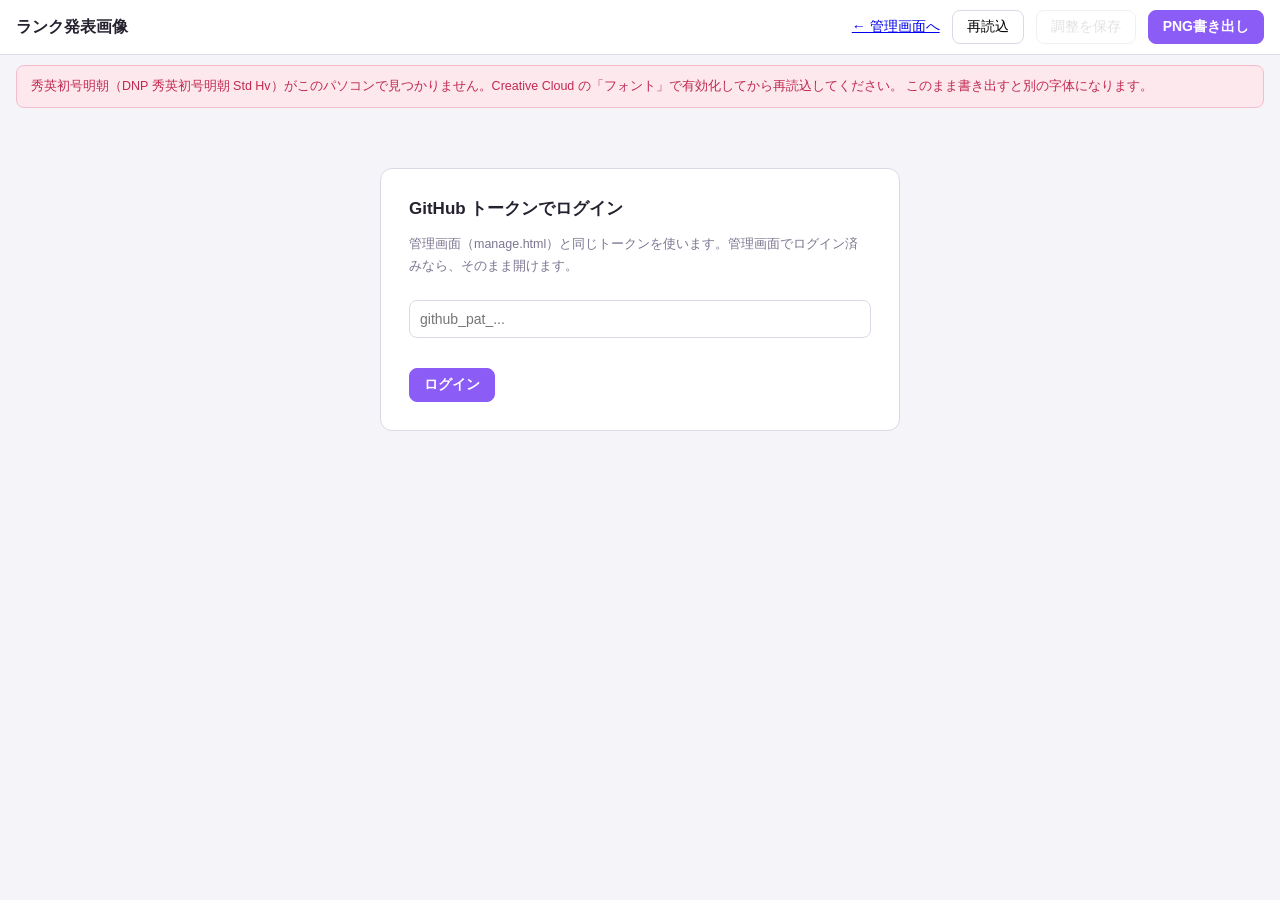
<file: announce.html>
<!DOCTYPE html>
<html lang="ja">
<head>
<meta charset="utf-8" />
<meta name="viewport" content="width=device-width, initial-scale=1" />
<meta name="robots" content="noindex, nofollow" />
<title>ランク発表画像（運営用）</title>
<style>
  :root {
    --bg: #f5f4f8; --surface: #fff; --line: #ddd8e8; --text: #26212f; --sub: #7c7590;
    --accent: #8b5cf6; --magenta: #ff2d78; --warn: #c02950;
    --gold: #f0c530; --silver: #94a3b8; --bronze: #d08a4e;
  }
  * { box-sizing: border-box; }
  body { margin: 0; font-family: "Hiragino Sans", "Noto Sans JP", sans-serif; background: var(--bg); color: var(--text); font-size: 14px; }
  header { position: sticky; top: 0; z-index: 5; display: flex; align-items: center; gap: 12px; padding: 10px 16px; background: var(--surface); border-bottom: 1px solid var(--line); flex-wrap: wrap; }
  header h1 { margin: 0; font-size: 16px; }
  header .spacer { flex: 1; }
  #status { color: var(--sub); font-size: 12px; }
  #month { font-weight: 700; }
  button, select { font: inherit; cursor: pointer; border-radius: 8px; border: 1px solid var(--line); background: var(--surface); padding: 7px 14px; }
  button.primary { background: var(--accent); border-color: var(--accent); color: #fff; font-weight: 700; }
  button:disabled { opacity: 0.4; cursor: default; }
  .banner { margin: 10px 16px 0; padding: 10px 14px; border-radius: 8px; font-size: 12.5px; line-height: 1.7; }
  .banner.warn { background: #fde8ee; color: var(--warn); border: 1px solid #f5bccb; }
  .banner.info { background: #efeafd; color: #5b3fb8; border: 1px solid #d9cdfb; }
  .layout { display: grid; grid-template-columns: 340px 1fr; gap: 16px; padding: 16px; align-items: start; }
  #castList { max-height: calc(100vh - 120px); overflow: auto; padding-right: 4px; }
  .rank-head { margin: 12px 0 6px; font-size: 13px; padding-left: 8px; border-left: 4px solid #ccc; }
  .rank-head.rank-GOLD { border-color: var(--gold); }
  .rank-head.rank-SILVER { border-color: var(--silver); }
  .rank-head.rank-BRONZE { border-color: var(--bronze); }
  .card { background: var(--surface); border: 1px solid var(--line); border-radius: 10px; padding: 10px 12px; margin-bottom: 8px; cursor: pointer; }
  .card.selected { outline: 2px solid var(--magenta); outline-offset: 1px; }
  .card-title { font-weight: 700; margin-bottom: 6px; display: flex; gap: 6px; align-items: center; flex-wrap: wrap; }
  .badge { font-size: 10.5px; font-weight: 700; padding: 1px 6px; border-radius: 99px; background: #efeafd; color: #5b3fb8; }
  .badge.warn { background: #fde8ee; color: var(--warn); }
  .card label { display: grid; grid-template-columns: 52px 1fr; align-items: center; gap: 6px; font-size: 12px; color: var(--sub); margin-bottom: 6px; }
  .card input[type="text"], .card select { width: 100%; padding: 5px 8px; border: 1px solid var(--line); border-radius: 6px; font: inherit; color: var(--text); }
  .card button { font-size: 12px; padding: 4px 10px; }
  .stage { position: sticky; top: 70px; }
  #preview { width: 100%; max-width: 760px; height: auto; display: block; border-radius: 8px; box-shadow: 0 2px 12px rgba(0,0,0,.15); touch-action: none; cursor: grab; background: #b3283a; }
  .editor { display: flex; gap: 14px; align-items: center; background: var(--surface); border: 1px solid var(--line); border-radius: 10px; padding: 10px; margin-bottom: 10px; max-width: 760px; }
  #editor { width: 200px; height: 200px; border-radius: 50%; background: #ddd; touch-action: none; cursor: grab; flex: none; }
  .editor-name { font-weight: 700; font-size: 15px; }
  .help { color: var(--sub); font-size: 12px; margin: 8px 0 0; line-height: 1.7; }
  .login { max-width: 520px; margin: 60px auto; background: var(--surface); border: 1px solid var(--line); border-radius: 12px; padding: 28px; }
  .login h2 { margin: 0 0 6px; font-size: 17px; }
  .login p { font-size: 12.5px; color: var(--sub); line-height: 1.8; }
  .login input { width: 100%; font: inherit; padding: 10px; border: 1px solid var(--line); border-radius: 8px; margin: 10px 0 14px; }
  .login .err { color: var(--warn); font-size: 12px; min-height: 16px; }
  @media (max-width: 900px) { .layout { grid-template-columns: 1fr; } .stage { position: static; } #castList { max-height: none; } }
</style>
</head>
<body>
<header>
  <h1>ランク発表画像</h1>
  <span id="month"></span>
  <span id="status"></span>
  <span class="spacer"></span>
  <a href="manage.html">← 管理画面へ</a>
  <button type="button" id="reloadBtn">再読込</button>
  <button type="button" id="saveBtn" disabled>調整を保存</button>
  <button type="button" class="primary" id="exportBtn">PNG書き出し</button>
</header>

<div class="banner warn" id="fontWarn" hidden>
  秀英初号明朝（DNP 秀英初号明朝 Std Hv）がこのパソコンで見つかりません。Creative Cloud の「フォント」で有効化してから再読込してください。
  このまま書き出すと別の字体になります。
</div>
<div class="banner info" id="modeNote" hidden>
  ローカル確認モードです（GitHub には保存しません。「調整を保存」で announce.json をダウンロードします）。
</div>

<section id="loginView" class="login" hidden>
  <h2>GitHub トークンでログイン</h2>
  <p>管理画面（manage.html）と同じトークンを使います。管理画面でログイン済みなら、そのまま開けます。</p>
  <input type="password" id="tokenInput" autocomplete="off" placeholder="github_pat_..." />
  <div class="err" id="loginErr"></div>
  <button type="button" class="primary" id="loginBtn">ログイン</button>
</section>

<div id="appView" hidden>
  <div class="layout">
    <div id="castList"></div>
    <div class="stage">
      <div class="editor">
        <canvas id="editor" width="480" height="480" aria-label="選んだキャストのアイコン（拡大）"></canvas>
        <div>
          <div id="editorName" class="editor-name">左の一覧かプレビューでキャストを選んでください</div>
          <p class="help">丸の中をドラッグで位置、ホイールで大きさ。<br />細かい調整はこちらが楽です。</p>
        </div>
      </div>
      <canvas id="preview" width="1920" height="2688" aria-label="ランク発表画像のプレビュー"></canvas>
      <p class="help">
        アイコンをドラッグすると写る位置、ホイール（または左の「拡大」）で大きさを変えられます。
        名簿とランクはショーケースの自動同期（毎時）から読みます。調整は「調整を保存」で全員に共有され、翌月も引き継がれます。
      </p>
    </div>
  </div>
</div>

<script type="module" src="js/announce-app.mjs"></script>
</body>
</html>
</file>
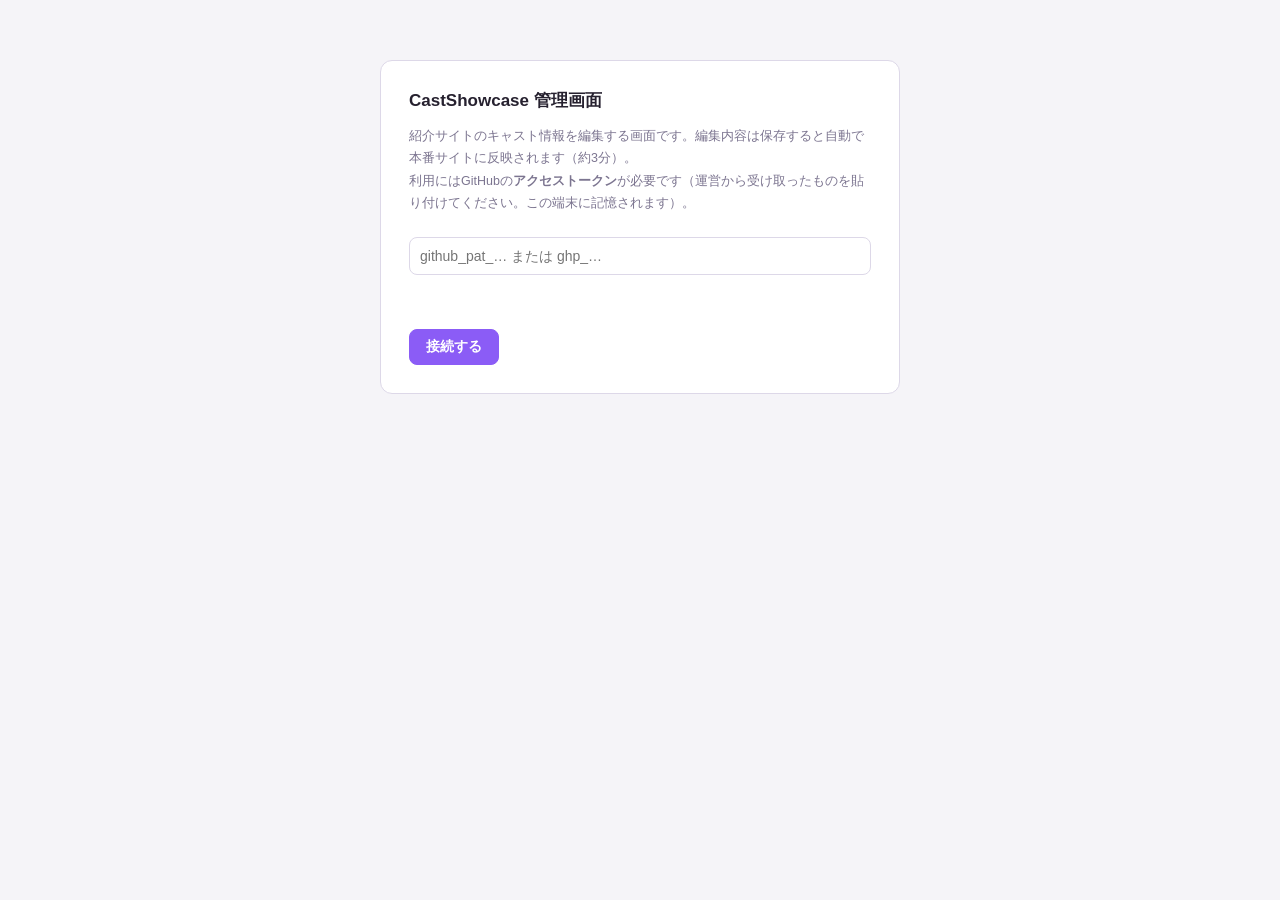
<file: manage.html>
<!DOCTYPE html>
<html lang="ja">
<head>
<meta charset="utf-8" />
<meta name="viewport" content="width=device-width, initial-scale=1" />
<meta name="robots" content="noindex, nofollow" />
<title>CastShowcase 管理画面（クラウド版）</title>
<style>
  :root {
    --bg: #f5f4f8; --surface: #fff; --line: #ddd8e8; --text: #26212f; --sub: #7c7590;
    --accent: #8b5cf6; --magenta: #ff2d78;
    --gold: #f0c530; --silver: #94a3b8; --bronze: #d08a4e;
  }
  * { box-sizing: border-box; }
  body { margin: 0; font-family: "Hiragino Sans", "Noto Sans JP", sans-serif; background: var(--bg); color: var(--text); font-size: 14px; }
  header { position: sticky; top: 0; z-index: 5; display: flex; align-items: center; gap: 14px; padding: 12px 20px; background: var(--surface); border-bottom: 1px solid var(--line); flex-wrap: wrap; }
  header h1 { margin: 0; font-size: 16px; }
  header .spacer { flex: 1; }
  #status { color: var(--sub); font-size: 12px; }
  button { font: inherit; cursor: pointer; border-radius: 8px; border: 1px solid var(--line); background: var(--surface); padding: 8px 16px; }
  button.primary { background: var(--accent); border-color: var(--accent); color: #fff; font-weight: 700; }
  button.primary:disabled { opacity: 0.4; cursor: default; }
  main { max-width: 1100px; margin: 0 auto; padding: 20px; }
  .note { color: var(--sub); font-size: 12px; margin: 0 0 16px; }
  /* ログイン画面 */
  .login {
    max-width: 520px; margin: 60px auto; background: var(--surface);
    border: 1px solid var(--line); border-radius: 12px; padding: 28px;
  }
  .login h2 { margin: 0 0 6px; font-size: 17px; }
  .login p { font-size: 12.5px; color: var(--sub); line-height: 1.8; }
  .login input { width: 100%; font: inherit; padding: 10px; border: 1px solid var(--line); border-radius: 8px; margin: 10px 0 14px; }
  .login .err { color: #c02950; font-size: 12px; min-height: 16px; }
  table { width: 100%; border-collapse: collapse; background: var(--surface); border: 1px solid var(--line); border-radius: 10px; overflow: hidden; }
  th, td { padding: 8px 10px; border-bottom: 1px solid var(--line); text-align: left; vertical-align: middle; }
  th { background: #efecf6; font-size: 12px; color: var(--sub); white-space: nowrap; }
  tr.rank-GOLD td:first-child { border-left: 4px solid var(--gold); }
  tr.rank-SILVER td:first-child { border-left: 4px solid var(--silver); }
  tr.rank-BRONZE td:first-child { border-left: 4px solid var(--bronze); }
  tr.rank-none td:first-child { border-left: 4px solid #ccc; }
  tr.rank-none { opacity: 0.55; }
  .avatar { width: 40px; height: 40px; border-radius: 50%; object-fit: cover; background: #eee; display: block; }
  input[type="text"], textarea { width: 100%; font: inherit; padding: 6px 8px; border: 1px solid var(--line); border-radius: 6px; background: #fff; color: var(--text); }
  textarea { resize: vertical; min-height: 52px; }
  .rank-label { font-weight: 700; font-size: 12px; white-space: nowrap; }
  .dirty { outline: 2px solid var(--magenta); outline-offset: 1px; }
  .row-name { font-weight: 700; white-space: nowrap; }
  .row-id { color: var(--sub); font-size: 11px; }
  td.center { text-align: center; }
  .detail-btn { white-space: nowrap; }
  .detail-badge { display: block; margin-top: 4px; font-size: 10px; color: var(--sub); }
  dialog {
    border: 1px solid var(--line); border-radius: 12px; padding: 24px;
    width: min(560px, 92vw); font: inherit; color: var(--text);
  }
  dialog::backdrop { background: rgba(30, 20, 50, 0.4); }
  dialog h2 { margin: 0 0 16px; font-size: 16px; }
  dialog label { display: block; margin-bottom: 14px; font-size: 12px; color: var(--sub); }
  dialog input[type="text"], dialog textarea { margin-top: 4px; }
  .dlg-pair { display: grid; grid-template-columns: 1fr 2fr; gap: 10px; }
  .dlg-hint { display: block; margin-top: 3px; font-size: 11px; color: #2c7a2c; min-height: 14px; }
  .dlg-error { display: block; margin-top: 3px; font-size: 11px; color: #c02950; min-height: 14px; }
  .dlg-actions { display: flex; justify-content: flex-end; gap: 10px; margin-top: 6px; }
  .dlg-upload { display: flex; gap: 10px; margin-top: 6px; flex-wrap: wrap; }
  dialog { max-height: 88vh; overflow: auto; width: min(600px, 94vw); }
  .dlg-guide { margin: -8px 0 16px; font-size: 12px; color: var(--sub); }
  .dlg-sec { border: 1px solid var(--line); border-radius: 10px; padding: 12px 14px 4px; margin: 0 0 14px; }
  .dlg-sec > legend { font-size: 12.5px; font-weight: 700; color: var(--accent); padding: 0 6px; }
  .dlg-auto { margin: 0 0 10px; font-size: 11.5px; color: var(--sub); background: #efecf6; border-radius: 6px; padding: 5px 8px; }
  /* 本人が shift-manager で書いた文章（参考パネル） */
  .self-panel { background: #f3f8f3; border: 1px solid #cfe3cf; border-radius: 8px; padding: 10px 12px; font-size: 12.5px; }
  .self-panel .self-empty { margin: 0; color: var(--sub); }
  .self-panel .self-label { margin: 8px 0 2px; font-size: 11px; color: #2c7a2c; font-weight: 700; }
  .self-panel .self-label:first-child { margin-top: 0; }
  .self-panel .self-text { margin: 0; white-space: pre-wrap; line-height: 1.7; }
  .self-panel .self-meta { margin: 8px 0 0; font-size: 11px; color: var(--sub); white-space: pre-line; }
  .self-panel .self-actions { margin-top: 10px; display: flex; gap: 8px; align-items: center; flex-wrap: wrap; }
  .self-panel .self-actions .dlg-hint { display: inline; margin: 0; }
  .row-self { color: #2c7a2c; font-weight: 700; }
  .row-self.row-self-diff { color: #c02950; }
  .self-panel .self-diff { margin: 0 0 10px; padding: 6px 8px; border-radius: 6px; background: #fdecef; color: #c02950; font-size: 12px; }
  .self-panel .self-check { display: flex; gap: 6px; align-items: flex-start; margin-top: 6px; color: var(--text, #222); font-weight: 700; }
  .self-panel .self-check input { margin-top: 3px; }
  .self-panel .self-check[hidden] { display: none; }   /* display:flex が hidden を打ち消すため */
  .dlg-adv { margin-top: 8px; }
  .dlg-adv > summary { font-size: 11.5px; color: var(--sub); cursor: pointer; }
  .dlg-adv textarea { margin-top: 6px; }
  .dlg-check { display: flex; align-items: center; gap: 8px; font-size: 13px; color: var(--text); }
  .dlg-check input { width: auto; }
  .dlg-preview { display: flex; gap: 10px; flex-wrap: wrap; margin-bottom: 10px; }
  .dlg-preview.is-empty { font-size: 12px; color: var(--sub); }
  .dlg-thumb { margin: 0; text-align: center; }
  .dlg-thumb img { height: 96px; width: auto; max-width: 120px; object-fit: contain; border: 1px solid var(--line); border-radius: 8px; background: #faf9fc; display: block; }
  .dlg-thumb--icon img { height: 60px; width: 60px; border-radius: 50%; object-fit: cover; }
  .dlg-thumb figcaption { font-size: 10px; color: var(--sub); margin-top: 3px; }
</style>
</head>
<body>

<!-- 接続画面（トークン入力） -->
<div class="login" id="loginView">
  <h2>CastShowcase 管理画面</h2>
  <p>
    紹介サイトのキャスト情報を編集する画面です。編集内容は保存すると自動で本番サイトに反映されます（約3分）。<br />
    利用にはGitHubの<strong>アクセストークン</strong>が必要です（運営から受け取ったものを貼り付けてください。この端末に記憶されます）。
  </p>
  <input type="password" id="tokenInput" placeholder="github_pat_… または ghp_…" autocomplete="off" />
  <p class="err" id="loginError"></p>
  <button class="primary" id="connectBtn">接続する</button>
</div>

<!-- 編集画面 -->
<div id="appView" hidden>
  <header>
    <h1>CastShowcase 管理画面</h1>
    <span class="spacer"></span>
    <span id="status"></span>
    <a href="announce.html">ランク発表画像 →</a>
    <a href="slider.html">スライダーの切り抜き →</a>
    <button id="reloadBtn">再読込</button>
    <button id="logoutBtn">トークン変更</button>
  </header>
  <main>
    <p class="note">
      キャストの行の「編集」を押すと、実際のキャストページと同じ並びでまとめて編集できます。
      ランク・タイプと表示順（判定売上順）は bs-data の承認ランクから自動で設定されます（読み・誕生月はここで入力します）。
      <strong>「保存する」を押すとそのまま本番サイトへ反映されます（約3分）。</strong>
    </p>
    <table>
      <thead>
        <tr>
          <th></th><th>キャスト</th><th>公開</th><th>編集</th>
        </tr>
      </thead>
      <tbody id="rows"></tbody>
    </table>
  </main>
</div>

<!-- 詳細編集ダイアログ（公開ページと同じ並び：立ち絵→名前→キャッチ→プロフィール→タグ→紹介文→リンク→公開） -->
<dialog id="detailDialog">
  <form method="dialog" id="detailForm">
    <h2 id="dlgTitle">編集</h2>
    <p class="dlg-guide">上から順に、実際のキャストページと同じ並びです。</p>

    <fieldset class="dlg-sec">
      <legend>① 立ち絵・アイコン</legend>
      <div class="dlg-preview" id="dlgPortraitPreview"></div>
      <span class="dlg-upload">
        <input type="file" id="dlgFilePortrait" accept="image/png" hidden />
        <input type="file" id="dlgFileIcon" accept="image/png" hidden />
        <button type="button" id="dlgUploadPortrait">＋ 立ち絵を追加…</button>
        <button type="button" id="dlgUploadIcon">アイコンを差し替え…</button>
      </span>
      <span class="dlg-hint" id="dlgUploadStatus"></span>
      <details class="dlg-adv">
        <summary>立ち絵のパスを直接編集する</summary>
        <textarea id="dlgPortraits" rows="3" placeholder="assets/172_KV01.png&#10;assets/172_KV02.png"></textarea>
      </details>
    </fieldset>

    <fieldset class="dlg-sec">
      <legend>本人が shift-manager で書いた文章（参考・ここでは編集できません）</legend>
      <div class="self-panel" id="selfPanel">
        <p class="self-empty" id="selfEmpty">読み込み中…</p>
        <div id="selfBody" hidden>
          <div class="self-diff" id="selfDiff" hidden>
            <span id="selfDiffText"></span>
            <label class="self-check"><input type="checkbox" id="selfCheck" /> 保存するとき、今の本人文を「確認済み」にする（一覧の印が消えます）</label>
          </div>
          <p class="self-label">キャッチコピー</p>
          <p class="self-text" id="selfCatch"></p>
          <p class="self-label">紹介文</p>
          <p class="self-text" id="selfIntro"></p>
          <p class="self-label">本人が選んだ属性</p>
          <p class="self-text" id="selfAttrs"></p>
          <p class="self-meta" id="selfMeta"></p>
          <div class="self-actions">
            <button type="button" id="selfPaste">下書きとして貼り付け</button>
            <span class="dlg-hint">キャッチコピーと紹介文の欄にコピーします。運営が第三者視点に書き直してから保存してください</span>
          </div>
        </div>
      </div>
    </fieldset>

    <fieldset class="dlg-sec">
      <legend>② 名前・キャッチコピー</legend>
      <p class="dlg-auto" id="dlgAutoName"></p>
      <label>表示名<input type="text" id="dlgName" /></label>
      <label>読み（名前の下に小さく表示・カタカナやローマ字）<input type="text" id="dlgReading" placeholder="ロクメリア" /></label>
      <label>キャッチコピー（ページ上部に大きく表示・短い一言が映えます）
        <input type="text" id="dlgCatch" placeholder="歌とガンダムが大好き、バンビ系VTuber。" />
      </label>
    </fieldset>

    <fieldset class="dlg-sec">
      <legend>③ プロフィール表</legend>
      <p class="dlg-auto" id="dlgAutoSpecs"></p>
      <label>誕生月（表の固定行。「8月」のように入力・空欄なら行は出ません）
        <input type="text" id="dlgBirthMonth" placeholder="8月" />
      </label>
      <label>追加の項目（1行 = ラベル: 値 / 10行まで）
        <textarea id="dlgSpecs" rows="3" placeholder="好きなもの: いちご&#10;活動時間: 夜 22:00〜"></textarea>
        <span class="dlg-error" id="dlgSpecsError"></span>
      </label>
    </fieldset>

    <fieldset class="dlg-sec">
      <legend>④ タグ・紹介文</legend>
      <label>タグ（読点・カンマ区切り / 10個まで）
        <input type="text" id="dlgTags" placeholder="歌、ゲーム、はじめてさん歓迎" />
      </label>
      <label>紹介文<textarea id="dlgIntro" rows="4"></textarea></label>
    </fieldset>

    <fieldset class="dlg-sec">
      <legend>⑤ リンク・紹介動画</legend>
      <label>X（Twitter）URL（https://x.com/… 。空欄ならXボタンは出ません）
        <input type="text" id="dlgX" placeholder="https://x.com/…" />
      </label>
      <label>自由リンク（1行 = ラベル: URL / 10個まで・上から順にボタンが並びます）
        <textarea id="dlgLinks" rows="3" placeholder="YouTube: https://www.youtube.com/@xxx&#10;lit.link: https://lit.link/xxx"></textarea>
        <span class="dlg-error" id="dlgLinksError"></span>
      </label>
      <label>紹介動画 YouTube URL
        <input type="text" id="dlgYoutube" placeholder="https://www.youtube.com/watch?v=..." />
        <span class="dlg-hint" id="dlgYoutubeHint"></span>
      </label>
      <label>プロフィールURL（「会いに行く」ボタンのリンク先 / https://）
        <input type="text" id="dlgProfileUrl" placeholder="https://back-stage.onelink.me/..." />
      </label>
    </fieldset>

    <fieldset class="dlg-sec">
      <legend>⑥ 公開</legend>
      <label class="dlg-check"><input type="checkbox" id="dlgPublished" /> このキャストをサイトに公開する</label>
    </fieldset>

    <p class="dlg-error" id="dlgError"></p>
    <div class="dlg-actions">
      <button type="button" id="dlgCancel">キャンセル</button>
      <button type="button" class="primary" id="dlgApply">保存する</button>
    </div>
  </form>
</dialog>

<script src="js/self-diff.js"></script>
<script>
"use strict";
(function () {
  // ---- GitHub 接続設定 ----
  var OWNER = "BackStage-unei";
  var REPO = "bs-cast-showcase";
  var FILE_PATH = "data/casts.json";
  var SELF_PROFILES_PATH = "data/self-profiles.json"; // 本人文（sync-self-profiles.yml が同期・公開ビルド外）
  var BRANCH = "main";
  var TOKEN_KEY = "bs_cast_admin_token";

  var data = null;      // casts.json の中身
  // 一覧の行の部品（本人文の印・公開チェック）を cast_id ごとに持つ。cast に直接つけると保存のたびに
  // casts.json へ空の {} が書かれ、同期がそれを消す無駄なコミットとデプロイが起きていた（2026-11）
  var rowEls = {};
  var fileSha = null;   // 楽観ロック用（GitHub contents APIのsha）
  var selfProfiles = null; // self-profiles.json の profiles（cast_id文字列 → 本人文）。未同期なら null
  var selfLoadError = null; // 本人文の取得に失敗した理由（成功・未同期(404)なら null）。完了メッセージとパネルに残す
  var selfLoading = false;  // 本人文を取得中（一覧より後に届くため、その間に開いたダイアログでは「読み込み中」と案内する）
  var selfChangedAt = null; // self-profiles.json の最終コミット日時（差分があった時だけ動く＝「同期成功」ではない）
  var selfSyncedAt = null;  // sync-self-profiles の最終成功日時（Actions API を読めるトークンのときだけ取れる）
  var SELF_TIMEOUT_MS = window.__SELF_TIMEOUT_MS || 15000; // 本人文まわりの通信は一覧を道連れにしない（Codex レビュー Medium）
  var SELF_STALE_MS = 26 * 3600 * 1000; // 平日は毎時同期（JST 9:30〜21:30）なので26時間成功なしは異常
  // 本人が選んだ属性の表示ラベル（bs-cast-finder の ATTR_SCHEMA と同じ正準値）
  var ATTR_LABELS = {
    avatar: { vtuber: "VTuber", human: "実写・人間", creature: "人外" },
    vibe: { iyashi: "癒し系", genki: "元気系", mystery: "ミステリアス", otona: "大人っぽい" },
    genre: { zatsudan: "雑談", game: "ゲーム", koe: "声", sake: "お酒" },
    talk: { lead: "リード上手", listen: "聞き上手", both: "どちらも" },
  };
  var RANK_ORDER = { GOLD: 0, SILVER: 1, BRONZE: 2 };

  var loginView = document.getElementById("loginView");
  var appView = document.getElementById("appView");
  var statusEl = document.getElementById("status");

  function token() { return localStorage.getItem(TOKEN_KEY) || ""; }

  function api(path, options) {
    options = options || {};
    options.headers = Object.assign({
      "Authorization": "Bearer " + token(),
      "Accept": "application/vnd.github+json",
      "X-GitHub-Api-Version": "2022-11-28",
    }, options.headers || {});
    return fetch("https://api.github.com" + path, options);
  }

  // UTF-8 ⇔ base64（GitHub contents API用）
  function b64decodeUtf8(b64) {
    var bin = atob(b64.replace(/\n/g, ""));
    var bytes = new Uint8Array(bin.length);
    for (var i = 0; i < bin.length; i++) bytes[i] = bin.charCodeAt(i);
    return new TextDecoder("utf-8").decode(bytes);
  }
  function b64encodeUtf8(str) {
    var bytes = new TextEncoder().encode(str);
    var bin = "";
    for (var i = 0; i < bytes.length; i++) bin += String.fromCharCode(bytes[i]);
    return btoa(bin);
  }

  function setStatus(text) { statusEl.textContent = text; }

  // 画像を出す。公開サイトはランク外・引退の人の画像を置かない（build.sh が外す）ので、
  // その人の画像と、公開サイトで読めなかった画像は GitHub から直接読む（ログイン中のトークンで）
  var isAssetPublished = window.SelfDiff.isAssetPublished;  // 決まりは js/self-diff.js に1つだけ（showcase_lib.asset_ids_to_publish と同じ）
  function loadFromRepo(img, pngPath) {
    if (!/^assets\/[\w.-]+\.png$/.test(pngPath)) return;
    api("/repos/" + OWNER + "/" + REPO + "/contents/site/" + pngPath + "?ref=" + BRANCH,
        { headers: { "Accept": "application/vnd.github.raw+json" } })
      .then(function (r) { if (!r.ok) throw new Error("HTTP " + r.status); return r.blob(); })
      .then(function (blob) {
        var url = URL.createObjectURL(blob);
        img.addEventListener("load", function () { URL.revokeObjectURL(url); }, { once: true });
        img.src = url;
      })
      .catch(function () { img.alt = "画像を読めません"; });
  }
  function showAsset(img, pngPath, published) {
    if (!published) { loadFromRepo(img, pngPath); return; }
    var tries = 0;
    img.addEventListener("error", function onError() {
      tries++;
      if (tries === 1) { img.src = "./" + pngPath; return; }           // WebP が無い（まだビルド前）→ PNG
      img.removeEventListener("error", onError);
      loadFromRepo(img, pngPath);                                     // 公開サイトに無い（アップロード直後など）→ GitHub
    });
    img.src = "./" + pngPath.replace(/\.png$/, ".webp");
  }

  // ---- 読み込み ----
  // 本人文まわりの通信にだけタイムアウトを掛ける（既存の casts.json 取得は従来どおり）。
  // ヘッダ受領で終わらせず、本文（JSON）の取得完了までを1つの期限で打ち切る（Codex 再レビュー指摘）。
  // 返り値: { status, ok, body }（body は ok のときだけ JSON、それ以外は null）
  function apiJsonWithTimeout(path) {
    var ctl = typeof AbortController === "function" ? new AbortController() : null;
    var timer = null;
    var deadline = new Promise(function (_, reject) {
      timer = setTimeout(function () {
        if (ctl) ctl.abort();
        reject(new Error("タイムアウト（" + Math.round(SELF_TIMEOUT_MS / 1000) + "秒）"));
      }, SELF_TIMEOUT_MS);
    });
    var work = api(path, ctl ? { signal: ctl.signal } : {}).then(function (res) {
      if (!res.ok) return { status: res.status, ok: false, body: null };
      return res.json().then(function (body) { return { status: res.status, ok: true, body: body }; });
    });
    return Promise.race([work, deadline]).then(
      function (v) { clearTimeout(timer); return v; },
      function (err) {
        clearTimeout(timer);
        if (err && err.name === "AbortError") throw new Error("タイムアウト（" + Math.round(SELF_TIMEOUT_MS / 1000) + "秒）");
        throw err;
      });
  }

  // 付随情報（鮮度）。取れなくても本人文の表示は妨げない（403=権限なし・タイムアウト等は null）
  function fetchSelfFreshness() {
    var commits = apiJsonWithTimeout("/repos/" + OWNER + "/" + REPO + "/commits?path=" + encodeURIComponent(SELF_PROFILES_PATH) +
                                     "&sha=" + BRANCH + "&per_page=1")
      .then(function (r) { return r.body; })
      .then(function (list) {
        var c = list && list[0] && list[0].commit;
        return c && c.committer && c.committer.date ? c.committer.date : null;
      })
      .catch(function () { return null; });
    var runs = apiJsonWithTimeout("/repos/" + OWNER + "/" + REPO + "/actions/workflows/sync-self-profiles.yml/runs?status=success&per_page=1")
      .then(function (r) { return r.body; })
      .then(function (body) {
        var r = body && body.workflow_runs && body.workflow_runs[0];
        return r && r.updated_at ? r.updated_at : null;
      })
      .catch(function () { return null; });
    return Promise.all([commits, runs]).then(function (v) { selfChangedAt = v[0]; selfSyncedAt = v[1]; });
  }

  function loadSelfProfiles() {
    // 本人文ファイルと鮮度情報を並行取得。どちらも失敗しても reject しない（表は必ず出す）
    return Promise.all([fetchSelfProfilesFile(), fetchSelfFreshness()]).then(function (v) { return v[0]; });
  }

  function fetchSelfProfilesFile() {
    // 404 は「まだ一度も同期されていない」= 正常（Secret 登録前）。それ以外の失敗も表だけは出す
    return apiJsonWithTimeout("/repos/" + OWNER + "/" + REPO + "/contents/" + SELF_PROFILES_PATH + "?ref=" + BRANCH)
      .then(function (r) {
        if (r.status === 404) { selfLoadError = null; return null; }
        if (!r.ok) throw new Error("HTTP " + r.status);
        var parsed = JSON.parse(b64decodeUtf8(r.body.content));
        selfLoadError = null;
        return parsed.profiles || {};
      })
      .catch(function (err) {
        // ここで setStatus しても直後の「読み込み完了」で消えるため、理由を保持して完了メッセージに合成する
        selfLoadError = err.message || String(err);
        return null;
      });
  }

  function fmtJst(iso) {
    var d = new Date(iso);
    if (isNaN(d.getTime())) return String(iso);
    return d.toLocaleString("ja-JP", { timeZone: "Asia/Tokyo", month: "numeric", day: "numeric", hour: "2-digit", minute: "2-digit" });
  }
  function selfIsStale() {
    return !!selfSyncedAt && (Date.now() - new Date(selfSyncedAt).getTime() > SELF_STALE_MS);
  }
  // 鮮度の説明文（status とダイアログで共用）
  function selfFreshnessText() {
    var parts = [];
    if (selfChangedAt) parts.push("ファイル更新 " + fmtJst(selfChangedAt));
    if (selfSyncedAt) parts.push("同期成功 " + fmtJst(selfSyncedAt));
    var text = parts.join("・");
    if (selfIsStale()) text += "　⚠ 同期が26時間以上成功していません（Actions の sync-self-profiles を確認。表示中の本人文は古い可能性があります）";
    return text;
  }
  function selfNoteText() {
    if (selfLoadError) return " / 本人文: 読み込み失敗（" + selfLoadError + "・「再読込」で再試行）";
    if (selfProfiles === null) return " / 本人文: 未同期";
    var f = selfFreshnessText();
    var diff = countSelfDiffers();
    return " / 本人文: " + Object.keys(selfProfiles).length + "名" + (f ? "（" + f + "）" : "") +
      (diff ? " / ⚠ ランク入りで本人文と違う: " + diff + "名" : "");
  }
  // 「本人文と違う（未確認）」のランク入りの人数。一覧の印と同じ判定
  function countSelfDiffers() {
    if (!data || !selfProfiles) return 0;
    return data.casts.filter(function (cast) {
      return window.SelfDiff.listSelfStatus(cast, selfProfile(cast)).status === "differs";
    }).length;
  }
  function baseStatus() {
    return "読み込み完了（" + data.casts.length + "名 / ランク月: " + ((data.meta || {}).rank_month || "?");
  }

  // 読み込み系のステータスだけを書き換える。「保存中…」「保存しました」等が表示中なら触らない
  // （本人文の到着タイミングは保存操作と重なり得るため。Codex 再レビュー指摘）
  function setLoadStatus(note) {
    if (!data) return; // 一覧がまだ無い（初回で本人文が先に届いた／一覧取得が失敗した）ときは触らない
    var cur = statusEl.textContent;
    if (cur !== "読み込み中…" && cur.indexOf("読み込み完了（") !== 0) return;
    setStatus(baseStatus() + note + "）");
  }
  // 「本人文あり」の印だけを差し替える（render() で一覧を作り直すと保存中のチェックボックス等を壊すため）
  function updateSelfMarks() {
    if (!data) return;
    data.casts.forEach(function (cast) {
      var els = rowEls[cast.cast_id];
      if (els) applySelfMark(els.selfMark, cast);
    });
  }
  // 一覧の「本人文あり」の印。ランク入りの人で載っている文章と違えば目立つ印にする
  // （本人がプロフィールを更新しても、ランク同期では何も起きないため。判定は js/self-diff.js）
  function applySelfMark(el, cast) {
    var r = window.SelfDiff.listSelfStatus(cast, selfProfile(cast));
    el.hidden = r.status === "none";
    el.className = r.status === "differs" ? "row-self row-self-diff" : "row-self";
    el.textContent = r.status === "differs"
      ? " ・ ⚠ 本人文と違う（" + r.fields.join("・") + "）"
      : r.status === "checked" ? " ・ 本人文あり（違いは確認済み）" : " ・ 本人文あり";
  }

  function loadCasts() {
    setStatus("読み込み中…");
    // 本人文は一覧と並行に取り、一覧の表示（showApp）を待たせない。到着後に印・status・開いているダイアログだけ更新
    selfLoading = true;
    selfLoadError = null; // 再試行中は前回の失敗表示ではなく「読み込み中」を出す
    var selfP = loadSelfProfiles().then(function (profiles) { selfProfiles = profiles; selfLoading = false; });
    // 本人文の後追い更新は一覧取得の成否に依存させない（再読込で casts.json だけ失敗しても、
    // 開いているダイアログを「読み込み中」のまま残さない。Codex 4回目レビュー指摘）
    selfP.then(function () {
      updateSelfMarks();
      if (dlg.open && editing) renderSelfPanel(editing.cast);
      setLoadStatus(selfNoteText());
    });
    return loadCastsFile().then(function () {
      setLoadStatus(selfLoading ? " / 本人文: 読み込み中…" : selfNoteText());
      // ここで resolve → 呼び出し元の showApp() が一覧を見せる（本人文は後追い）
    });
  }

  function loadCastsFile() {
    return api("/repos/" + OWNER + "/" + REPO + "/contents/" + FILE_PATH + "?ref=" + BRANCH)
      .then(function (res) {
        if (res.status === 401) throw new Error("トークンが無効です（期限切れ・入力ミスの可能性）");
        if (res.status === 404) throw new Error("データにアクセスできません（リポジトリへの招待とトークンの権限を確認）");
        if (!res.ok) throw new Error("読み込みに失敗しました (" + res.status + ")");
        return res.json();
      })
      .then(function (body) {
        fileSha = body.sha;
        data = JSON.parse(b64decodeUtf8(body.content));
        render(); // status は loadCasts 側で本人文の結果と合わせて出す
      });
  }

  // ---- 保存（mainへコミット → Actionsが自動デプロイ） ----
  // 保存＝mainへ即コミット（Actionsが自動で本番反映）。呼び出し元ごとにメッセージを渡す
  function dropScreenOnly(key, value) { return key.charAt(0) === "_" ? undefined : value; }
  function saveData(message) {
    setStatus("保存中…");
    var body = {
      message: message,
      // 「_」で始まる項目は画面用の一時データなので書かない（同期が消す項目を書き戻さない）
      content: b64encodeUtf8(JSON.stringify(data, dropScreenOnly, 2) + "\n"),
      sha: fileSha,
      branch: BRANCH,
    };
    return api("/repos/" + OWNER + "/" + REPO + "/contents/" + FILE_PATH, {
      method: "PUT",
      body: JSON.stringify(body),
    })
      .then(function (res) {
        if (res.status === 409 || res.status === 422) {
          throw new Error("他の人が先に保存したため競合しました。「再読込」してからやり直してください");
        }
        if (!res.ok) throw new Error("保存に失敗しました (" + res.status + ")");
        return res.json();
      })
      .then(function (body) {
        fileSha = body.content.sha;
        setStatus("保存しました。約3分後に本番サイトへ自動反映されます");
      });
  }

  // ---- 表の描画（ローカル管理画面と同構成） ----

  function render() {
    var tbody = document.getElementById("rows");
    tbody.textContent = "";
    rowEls = {};
    var casts = data.casts.slice().sort(function (a, b) {
      var ra = a.auto.rank in RANK_ORDER ? RANK_ORDER[a.auto.rank] : 9;
      var rb = b.auto.rank in RANK_ORDER ? RANK_ORDER[b.auto.rank] : 9;
      if (ra !== rb) return ra - rb;
      if (a.manual.display_order !== b.manual.display_order) return a.manual.display_order - b.manual.display_order;
      return a.cast_id - b.cast_id;
    });

    casts.forEach(function (cast) {
      var tr = document.createElement("tr");
      tr.className = cast.auto.rank ? "rank-" + cast.auto.rank : "rank-none";

      var tdIcon = document.createElement("td");
      var img = document.createElement("img");
      img.className = "avatar";
      if (cast.manual.icon) showAsset(img, cast.manual.icon, isAssetPublished(cast));
      img.alt = "";
      tdIcon.appendChild(img);
      tr.appendChild(tdIcon);

      var tdWho = document.createElement("td");
      var nameDiv = document.createElement("div");
      nameDiv.className = "row-name";
      nameDiv.textContent = cast.manual.name || ("ID " + cast.cast_id);
      var idDiv = document.createElement("div");
      idDiv.className = "row-id";
      idDiv.textContent = (cast.auto.retired === true ? "引退 ・ " : "") + (cast.auto.rank || "圏外") + " ・ ID " + cast.cast_id +
        (cast.manual.name_reading ? " ・ " + cast.manual.name_reading : "") + " ・ " + badgeText(cast);
      var selfMark = document.createElement("span");
      applySelfMark(selfMark, cast); // 本人文が後から到着したら updateSelfMarks() が表示に切り替える
      idDiv.appendChild(selfMark);
      tdWho.appendChild(nameDiv);
      tdWho.appendChild(idDiv);
      tr.appendChild(tdWho);

      var tdPub = document.createElement("td");
      tdPub.className = "center";
      var pub = document.createElement("input"); pub.type = "checkbox"; pub.checked = cast.manual.published;
      // 引退した人は公開 ON にできない（公開データからも外れる）。OFF にはできる（同期も引退時に OFF にする）
      var lockPub = function () { pub.disabled = cast.auto.retired === true && !pub.checked; };
      if (cast.auto.retired === true) pub.title = "引退したキャストは公開できません（bs-data の status が「引退」）";
      lockPub();
      pub.addEventListener("change", function () {
        if (cast.auto.retired === true && pub.checked) { pub.checked = false; lockPub(); return; }   // 引退した人は ON にできない
        var next = pub.checked;
        cast.manual.published = next;
        pub.disabled = true;
        saveData("content: " + (cast.manual.name || cast.cast_id) + " を" + (next ? "公開" : "非公開") + "に（管理画面）")
          .catch(function (err) {
            cast.manual.published = !next;
            pub.checked = !next;
            setStatus("エラー: " + err.message);
          })
          .then(function () { pub.disabled = false; lockPub(); });
      });
      rowEls[cast.cast_id] = { selfMark: selfMark, pub: pub };
      tdPub.appendChild(pub);
      tr.appendChild(tdPub);

      var tdEdit = document.createElement("td");
      var editBtn = document.createElement("button");
      editBtn.type = "button";
      editBtn.className = "detail-btn primary";
      editBtn.textContent = "編集";
      editBtn.addEventListener("click", function () { openDetail(cast); });
      tdEdit.appendChild(editBtn);
      tr.appendChild(tdEdit);

      tbody.appendChild(tr);
    });
  }

  // ---- 詳細ダイアログ（ローカル管理画面と同一ロジック） ----
  var dlg = document.getElementById("detailDialog");
  var dlgTags = document.getElementById("dlgTags");
  var dlgSpecs = document.getElementById("dlgSpecs");
  var dlgSpecsError = document.getElementById("dlgSpecsError");
  var dlgYoutube = document.getElementById("dlgYoutube");
  var dlgYoutubeHint = document.getElementById("dlgYoutubeHint");
  var dlgProfileUrl = document.getElementById("dlgProfileUrl");
  var dlgLinks = document.getElementById("dlgLinks");
  var dlgLinksError = document.getElementById("dlgLinksError");
  var dlgPortraits = document.getElementById("dlgPortraits");
  var dlgName = document.getElementById("dlgName");
  var dlgReading = document.getElementById("dlgReading");
  var dlgBirthMonth = document.getElementById("dlgBirthMonth");
  var dlgCatch = document.getElementById("dlgCatch");
  var dlgIntro = document.getElementById("dlgIntro");
  var dlgX = document.getElementById("dlgX");
  var dlgPublished = document.getElementById("dlgPublished");
  // 引退した人は、編集画面でチェックを外したあと付け直しても公開 ON にできない（コードレビュー2周目）
  dlgPublished.addEventListener("change", function () {
    if (editing && editing.cast.auto.retired === true && dlgPublished.checked) dlgPublished.checked = false;
    if (editing && editing.cast.auto.retired === true) dlgPublished.disabled = !dlgPublished.checked;
  });
  var dlgAutoName = document.getElementById("dlgAutoName");
  var dlgAutoSpecs = document.getElementById("dlgAutoSpecs");
  var dlgPortraitPreview = document.getElementById("dlgPortraitPreview");
  var dlgError = document.getElementById("dlgError");
  var selfEmpty = document.getElementById("selfEmpty");
  var selfBody = document.getElementById("selfBody");
  var editing = null;

  // ---- 本人が shift-manager で書いた文章（参照パネル） ----
  // 突合キー: showcase の cast_id = shift-manager の external_id（アプリのシステムID）。名前照合はしない
  function selfProfile(cast) {
    return selfProfiles ? (selfProfiles[String(cast.cast_id)] || null) : null;
  }
  function attrLabel(attr, value) {
    var table = ATTR_LABELS[attr] || {};
    return table[String(value)] || String(value);
  }
  function describeAttrs(attrs) {
    attrs = attrs || {};
    var parts = [];
    if (attrs.avatar) parts.push(attrLabel("avatar", attrs.avatar));
    if (attrs.vibe) parts.push(attrLabel("vibe", attrs.vibe));
    if (Array.isArray(attrs.genre) && attrs.genre.length) {
      parts.push("楽しみたいこと: " + attrs.genre.map(function (g) { return attrLabel("genre", g); }).join("・"));
    }
    if (attrs.talk) parts.push(attrLabel("talk", attrs.talk));
    if (attrs.beginner_ok === true) parts.push("はじめてさん歓迎");
    return parts.join(" / ") || "（未回答）";
  }
  function renderSelfPanel(cast) {
    var p = selfProfile(cast);
    if (!p) {
      selfBody.hidden = true;
      selfEmpty.hidden = false;
      selfEmpty.textContent = selfLoadError
        ? "本人文の読み込みに失敗しました（" + selfLoadError + "）。「再読込」で再試行してください"
        : (selfLoading && selfProfiles === null)
        ? "本人文を読み込み中…（届いたらここに表示されます）"
        : selfProfiles === null
        ? "本人文はまだ同期されていません（Actions の sync-self-profiles を確認）"
        : "このキャストの本人回答はまだありません（shift-manager の「キャスト検索プロフィール」で全項目を入力すると、日中は1〜2時間以内・夜間の入力は翌朝9:30以降に出ます）";
      return;
    }
    selfEmpty.hidden = true;
    selfBody.hidden = false;
    renderSelfDiff(cast, p);
    document.getElementById("selfCatch").textContent = p.catch || "";
    document.getElementById("selfIntro").textContent = p.intro || "";
    document.getElementById("selfAttrs").textContent = describeAttrs(p.attrs);
    var fresh = selfFreshnessText();
    document.getElementById("selfMeta").textContent =
      (p.name ? "shift-manager 上の名前: " + p.name : "") +
      (p.updated_at ? "　本人の最終更新: " + String(p.updated_at).slice(0, 10) : "") +
      (fresh ? "\n" + fresh : "");
  }
  // 載っている文章との違い（保存済みの内容と比べる）と「確認済み」のチェック。
  // editing.checkSelf … チェックを入れた時点の本人文の指紋（保存で manual.self_checked に記録）。
  // 推測はしない: 記録するかどうかは、運営が目で見えるこのチェックだけで決める（貼り付けると自動で入り、外せる）
  var selfDiffBox = document.getElementById("selfDiff");
  var selfCheckBox = document.getElementById("selfCheck");
  function renderSelfDiff(cast, p) {
    var st = window.SelfDiff.selfStatus(cast.manual, p);
    var pending = !!(editing && editing.cast === cast && editing.checkSelf);
    selfDiffBox.hidden = st !== "differs" && st !== "checked";
    if (selfDiffBox.hidden) return;
    var fields = window.SelfDiff.selfDiffFields(cast.manual, p).join("・");
    selfCheckBox.parentNode.hidden = st === "checked";
    selfCheckBox.checked = pending;
    document.getElementById("selfDiffText").textContent = st === "checked"
      ? "載っている" + fields + "は本人文と違いますが、確認済みです（本人が書き換えたら、また一覧に印が出ます）"
      : "⚠ 載っている" + fields + "が本人文と違います。本人文を使うなら「下書きとして貼り付け」（下のチェックが自動で入ります）、使わないならそのまま下にチェック";
  }
  function setSelfCheck(on) {
    if (!editing) return;
    var p = selfProfile(editing.cast);
    // チェックした時点で画面に出ている本人文の指紋を取っておく（見た文章だけを確認済みにする）
    editing.checkSelf = on && p ? window.SelfDiff.selfFingerprint(p) : null;
    renderSelfDiff(editing.cast, p);
  }
  selfCheckBox.addEventListener("change", function () { setSelfCheck(selfCheckBox.checked); });
  document.getElementById("selfPaste").addEventListener("click", function () {
    if (!editing) return;
    var p = selfProfile(editing.cast);
    if (!p) return;
    var nextCatch = String(p.catch || "").replace(/\s*\n\s*/g, " "); // キャッチ欄は1行入力
    var nextIntro = String(p.intro || "");
    var overwriting = (dlgCatch.value.trim() && dlgCatch.value !== nextCatch) ||
                      (dlgIntro.value.trim() && dlgIntro.value !== nextIntro);
    if (overwriting && !confirm("入力済みのキャッチコピー・紹介文を本人文で上書きします。よいですか？（保存するまで本番には反映されません）")) return;
    dlgCatch.value = nextCatch;
    dlgIntro.value = nextIntro;
    // 貼り付けたら「確認済み」のチェックを自動で入れる（第三者視点に書き直すと文章が一致しないので、
    // 一致だけでは印が消えないため）。使わないと決めたら運営がチェックを外す
    // 保存済みの文章がすでに本人文と同じ（違いの欄が出ていない）ときは、見えないチェックを入れない
    if (window.SelfDiff.selfStatus(editing.cast.manual, p) === "differs") setSelfCheck(true);
    dlgError.textContent = "";
    dlgIntro.focus();
  });

  function youtubeId(url) {
    var s = String(url || "").trim();
    if (!s) return "";
    if (/^[A-Za-z0-9_-]{11}$/.test(s)) return s;
    var m = s.match(/[?&]v=([A-Za-z0-9_-]{11})/) ||
            s.match(/youtu\.be\/([A-Za-z0-9_-]{11})/) ||
            s.match(/\/(?:shorts|embed|live)\/([A-Za-z0-9_-]{11})/);
    return m ? m[1] : "";
  }
  function updateYoutubeHint() {
    var v = dlgYoutube.value.trim();
    if (!v) { dlgYoutubeHint.textContent = ""; return; }
    var id = youtubeId(v);
    dlgYoutubeHint.textContent = id ? "動画ID: " + id : "⚠ URLから動画IDを認識できません";
  }
  dlgYoutube.addEventListener("input", updateYoutubeHint);

  function parseSpecs(text) {
    var rows = [];
    var lines = text.split("\n");
    for (var i = 0; i < lines.length; i++) {
      var line = lines[i].trim();
      if (!line) continue;
      var m = line.match(/^([^:：]+)[:：]\s*(.+)$/);
      if (!m) return { error: i + 1 };
      rows.push({ label: m[1].trim(), value: m[2].trim() });
    }
    return { rows: rows };
  }
  function parseLinks(text) {
    var rows = [];
    var lines = text.split("\n");
    for (var i = 0; i < lines.length; i++) {
      var line = lines[i].trim();
      if (!line) continue;
      var m = line.match(/^([^:：]+)[:：]\s*(https:\/\/\S+)$/);
      if (!m) return { error: i + 1 };
      rows.push({ label: m[1].trim(), url: m[2].trim() });
    }
    return { rows: rows };
  }

  function splitList(text, sep) {
    return text.split(sep).map(function (s) { return s.trim(); }).filter(Boolean);
  }
  function badgeText(cast) {
    var m = cast.manual;
    var parts = [];
    if ((m.portraits || []).length) parts.push("立ち絵" + m.portraits.length);
    if ((m.tags || []).length) parts.push("タグ" + m.tags.length);
    if ((m.specs || []).length) parts.push("表" + m.specs.length);
    if (m.youtube_url) parts.push("動画");
    if (m.profile_url) parts.push("プロフ");
    if ((m.links || []).length) parts.push("リンク" + m.links.length);
    return parts.length ? parts.join("/") : "未入力";
  }
  function updateBadge(cast, badge) {
    var m = cast.manual;
    var parts = [];
    if ((m.portraits || []).length) parts.push("立ち絵" + m.portraits.length);
    if ((m.tags || []).length) parts.push("タグ" + m.tags.length);
    if ((m.specs || []).length) parts.push("表" + m.specs.length);
    if (m.youtube_url) parts.push("動画");
    if (m.profile_url) parts.push("プロフ");
    if ((m.links || []).length) parts.push("リンク" + m.links.length);
    badge.textContent = parts.length ? parts.join(" / ") : "未設定";
  }
  function renderPortraitPreview(cast) {
    dlgPortraitPreview.textContent = "";
    var m = cast.manual;
    (m.portraits || []).forEach(function (p, i) {
      var fig = document.createElement("figure");
      fig.className = "dlg-thumb";
      var img = document.createElement("img");
      showAsset(img, p, isAssetPublished(cast));
      var cap = document.createElement("figcaption");
      cap.textContent = "立ち絵" + (i + 1);
      fig.appendChild(img); fig.appendChild(cap);
      dlgPortraitPreview.appendChild(fig);
    });
    if (m.icon) {
      var fig2 = document.createElement("figure");
      fig2.className = "dlg-thumb dlg-thumb--icon";
      var img2 = document.createElement("img");
      showAsset(img2, m.icon, isAssetPublished(cast));
      var cap2 = document.createElement("figcaption");
      cap2.textContent = "アイコン";
      fig2.appendChild(img2); fig2.appendChild(cap2);
      dlgPortraitPreview.appendChild(fig2);
    }
    if (!dlgPortraitPreview.childNodes.length) {
      dlgPortraitPreview.textContent = "画像はまだありません";
      dlgPortraitPreview.className = "dlg-preview is-empty";
    } else {
      dlgPortraitPreview.className = "dlg-preview";
    }
  }

  function openDetail(cast) {
    editing = { cast: cast };
    var a = cast.auto, m = cast.manual;
    document.getElementById("dlgTitle").textContent = "編集 — " + (m.name || "ID " + cast.cast_id);
    renderPortraitPreview(cast);
    dlgAutoName.textContent = "ランク: " + (a.rank || "圏外") + "（bs-data の承認ランクから自動・ここでは変えられません）";
    renderSelfPanel(cast);
    dlgName.value = m.name || "";
    dlgReading.value = m.name_reading || "";
    dlgCatch.value = m.catch || "";
    dlgBirthMonth.value = m.birth_month || "";
    dlgAutoSpecs.textContent = a.call_category ? "自動で入る行: タイプ " + a.call_category : "自動で入る行: なし";
    dlgSpecs.value = (m.specs || []).map(function (r) { return r.label + ": " + r.value; }).join("\n");
    dlgTags.value = (m.tags || []).join("、");
    dlgIntro.value = m.intro || "";
    dlgX.value = m.x_url || "";
    dlgLinks.value = (m.links || []).map(function (r) { return r.label + ": " + r.url; }).join("\n");
    dlgLinksError.textContent = "";
    dlgYoutube.value = m.youtube_url || "";
    dlgProfileUrl.value = m.profile_url || "";
    dlgPortraits.value = (m.portraits || []).join("\n");
    dlgPublished.checked = !!m.published;
    dlgPublished.disabled = a.retired === true && !m.published;   // 引退した人は公開 ON にできない（OFF にはできる）
    dlgSpecsError.textContent = "";
    dlgError.textContent = "";
    document.getElementById("dlgUploadStatus").textContent = "";
    updateYoutubeHint();
    dlg.showModal();
  }
  // 保存中はダイアログを閉じさせない（閉じて一覧で同じ人を操作すると、保存に失敗したときの巻き戻しが
  // その操作まで戻してしまうため。Esc は dialog の cancel イベントで止める）
  var dlgSaving = false;
  var dlgBusyRestore = null;
  // 保存中はダイアログの入力欄・ボタンをすべて止める（保存中の入力・アップロード・確認済みが、
  // 保存の成功で黙って消えたり、失敗の巻き戻しで消えたりしないように）
  function setDialogBusy(on) {
    if (on) {
      dlgBusyRestore = [];
      Array.prototype.forEach.call(dlg.querySelectorAll("input, textarea, button, select"), function (el) {
        dlgBusyRestore.push([el, el.disabled]);
        el.disabled = true;
      });
    } else if (dlgBusyRestore) {
      dlgBusyRestore.forEach(function (pair) { pair[0].disabled = pair[1]; });
      dlgBusyRestore = null;
    }
  }
  dlg.addEventListener("cancel", function (e) {
    if (dlgSaving) { e.preventDefault(); return; }
    if (editing && editing.uploads > 0) {   // アップロード中の Esc は止めて、キャンセルボタンで確かめてもらう
      e.preventDefault();
      dlgError.textContent = "画像のアップロード中です。閉じるときは「キャンセル」を押してください";
    }
  });
  // Esc を続けて押すと、ブラウザによっては cancel を止められずに閉じる。保存中に閉じたら開き直す。
  // それ以外で閉じたら、このダイアログのアップロードの結果はどこにも書かない（別の人のダイアログに入らないように）
  dlg.addEventListener("close", function () {
    if (dlgSaving) { dlg.showModal(); return; }
    if (editing) editing.closed = true;
  });
  document.getElementById("dlgCancel").addEventListener("click", function () {
    if (dlgSaving) return;
    if (editing && editing.uploads > 0 &&
        !confirm("画像のアップロード中です。アップロード自体は止められません。閉じると、立ち絵はこの人の立ち絵の欄に入りません（あとでやり直してください）。アイコンの差し替えは、閉じても反映されます。閉じますか？")) return;
    dlg.close();
  });
  document.getElementById("dlgApply").addEventListener("click", function () {
    if (!editing) return;
    dlgSpecsError.textContent = "";
    dlgError.textContent = "";
    // このダイアログで始めた画像アップロードが終わるまで保存しない（保存中に終わると、パスやアイコンが保存から漏れるため）。
    // 通信が止まったら「キャンセル」で閉じれば、開き直したダイアログはすぐ保存できる（閉じた側の結果はどこにも書かない）
    if (editing.uploads > 0) { dlgError.textContent = "画像のアップロード中です。終わってから「保存する」を押してください（止まったままなら「キャンセル」で閉じて開き直す）"; return; }
    var specs = parseSpecs(dlgSpecs.value);
    if (specs.error) {
      dlgSpecsError.textContent = specs.error + "行目が「ラベル: 値」の形式になっていません";
      return;
    }
    var tags = splitList(dlgTags.value, /[,、]/);
    var portraits = splitList(dlgPortraits.value, "\n");
    var youtube = dlgYoutube.value.trim();
    var profileUrl = dlgProfileUrl.value.trim();
    var linksParsed = parseLinks(dlgLinks.value);
    var xUrl = dlgX.value.trim();
    if (linksParsed.error) {
      dlgLinksError.textContent = linksParsed.error + "行目が「ラベル: https://…」の形式になっていません";
      return;
    }
    if (tags.length > 10) { dlgError.textContent = "タグは10個までです"; return; }
    if (specs.rows.length > 10) { dlgError.textContent = "スペック表は10行までです"; return; }
    if (portraits.length > 10) { dlgError.textContent = "立ち絵は10枚までです"; return; }
    if (youtube && !youtubeId(youtube)) { dlgError.textContent = "YouTube URLから動画IDを認識できません"; return; }
    if (xUrl && xUrl.indexOf("https://") !== 0) { dlgError.textContent = "X URLは https:// で始めてください"; return; }
    if (profileUrl && profileUrl.indexOf("https://") !== 0) { dlgError.textContent = "プロフィールURLは https:// で始めてください"; return; }
    if (linksParsed.rows.length > 10) { dlgError.textContent = "自由リンクは10個までです"; return; }
    var cast = editing.cast;   // 保存が終わるまでこの人に固定する（終わる前に editing が変わっても取り違えない）
    var m = cast.manual;
    var before = JSON.parse(JSON.stringify(m)); // 保存に失敗したら戻す（ダイアログの内容は残るので、そのままやり直せる）
    m.name = dlgName.value.trim();
    m.name_reading = dlgReading.value.trim();
    m.birth_month = dlgBirthMonth.value.trim();
    m.catch = dlgCatch.value;
    m.intro = dlgIntro.value;
    m.x_url = xUrl;
    m.tags = tags;
    m.specs = specs.rows;
    m.youtube_url = youtube;
    m.profile_url = profileUrl;
    m.links = linksParsed.rows;
    m.portraits = portraits;
    m.published = dlgPublished.checked;
    if (editing.checkSelf) m.self_checked = editing.checkSelf;
    function syncRowPub() {   // 一覧の公開チェックを m に合わせる（行は作り直されることがあるので毎回引き直す）
      var rowPub = (rowEls[cast.cast_id] || {}).pub;
      if (!rowPub) return;
      rowPub.checked = !!m.published;
      if (cast.auto.retired === true) rowPub.disabled = !m.published;   // 引退した人は ON に戻せない
    }
    syncRowPub();
    var applyBtn = document.getElementById("dlgApply");
    setDialogBusy(true);
    dlgSaving = true;
    applyBtn.textContent = "保存中…";
    saveData("content: " + (m.name || cast.cast_id) + " を更新（管理画面）")
      .then(function () {
        finishSaving();
        dlg.close();
        render();
        var left = countSelfDiffers();
        if (left) setStatus(statusEl.textContent + "（⚠ ランク入りで本人文と違う: 残り " + left + "名）");
      }, function (err) {
        finishSaving();
        // 保存できなかったら、手元のデータを保存前に戻す。戻さないと、次に別の操作で保存したときに
        // 確かめていない内容（確認済みの記録を含む）が一緒に書かれてしまう
        Object.keys(m).forEach(function (k) { delete m[k]; });
        Object.assign(m, before);
        dlgError.textContent = String(err && err.message || err);
        syncRowPub();
      })
      .catch(function (err) {
        // 保存の結果を画面に反映する途中で例外が出た（保存できたかどうかはここでは決めつけない）
        finishSaving();
        var msg = "保存の途中か、そのあとの画面の更新でエラーが起きました。保存できたかどうかは「再読込」で確かめてください（" + String(err && err.message || err) + "）";
        setStatus(msg);
        if (dlg.open) dlgError.textContent = msg;
      });
    function finishSaving() {   // 何度呼んでもよい
      if (!dlgSaving) return;
      dlgSaving = false;
      setDialogBusy(false);
      applyBtn.textContent = "保存する";
    }
  });

  // ---- 画像アップロード（GitHubへ直接コミット→パス欄へ自動追記） ----
  var uploadStatus = document.getElementById("dlgUploadStatus");
  var MAX_UPLOAD = 24 * 1024 * 1024; // contents APIの上限を考慮して24MBまで

  function fileToBase64(file) {
    return new Promise(function (resolve, reject) {
      var reader = new FileReader();
      reader.onload = function () { resolve(String(reader.result).split(",")[1]); };
      reader.onerror = function () { reject(new Error("ファイルを読み込めませんでした")); };
      reader.readAsDataURL(file);
    });
  }

  // site/assets の一覧（既存KV番号の採番・アイコン上書き時のsha取得に使う）
  function listAssets() {
    return api("/repos/" + OWNER + "/" + REPO + "/contents/site/assets?ref=" + BRANCH)
      .then(function (res) {
        if (!res.ok) throw new Error("assets一覧の取得に失敗しました (" + res.status + ")");
        return res.json();
      });
  }

  function putAsset(name, b64, message, sha) {
    var body = { message: message, content: b64, branch: BRANCH };
    if (sha) body.sha = sha;
    return api("/repos/" + OWNER + "/" + REPO + "/contents/site/assets/" + name, {
      method: "PUT",
      body: JSON.stringify(body),
    }).then(function (res) {
      if (res.status === 409 || res.status === 422) throw new Error("競合しました。少し待ってからやり直してください");
      if (!res.ok) throw new Error("アップロードに失敗しました (" + res.status + ")");
      return res.json();
    });
  }

  function validatePng(file) {
    if (!file) return "ファイルが選ばれていません";
    if (file.type !== "image/png" && !/\.png$/i.test(file.name)) return "PNG形式のみアップロードできます";
    if (file.size > MAX_UPLOAD) return "24MBを超えています。画像を縮小してください";
    return null;
  }

  function handleUpload(kind, file) {
    if (!editing) return;
    var err = validatePng(file);
    if (err) { uploadStatus.textContent = "⚠ " + err; return; }
    var castId = editing.cast.cast_id;
    var session = editing;   // このダイアログの分として数える。閉じたあとに終わった結果は書かない
    function stillOpen() { return !session.closed && editing === session; }
    session.uploads = (session.uploads || 0) + 1;
    function uploadDone() {
      session.uploads = Math.max(0, (session.uploads || 0) - 1);
      if (!session.uploads && editing === session && /アップロード中です/.test(dlgError.textContent)) dlgError.textContent = "";
    }
    uploadStatus.textContent = "アップロード中…（" + Math.round(file.size / 1024 / 1024 * 10) / 10 + "MB）";

    Promise.all([fileToBase64(file), listAssets()])
      .then(function (results) {
        var b64 = results[0];
        var entries = results[1];
        if (kind === "portrait") {
          // 既存の {id}_KVnn.png とパス欄の記載から次の番号を採番
          var maxN = 0;
          var re = new RegExp("^" + castId + "_KV(\\d+)\\.png$");
          entries.forEach(function (e) {
            var m = e.name.match(re);
            if (m) maxN = Math.max(maxN, parseInt(m[1], 10));
          });
          dlgPortraits.value.split("\n").forEach(function (line) {
            var m = line.trim().match(new RegExp("^assets/" + castId + "_KV(\\d+)\\.png$"));
            if (m) maxN = Math.max(maxN, parseInt(m[1], 10));
          });
          var name = castId + "_KV" + String(maxN + 1).padStart(2, "0") + ".png";
          return putAsset(name, b64, "content: 立ち絵アップロード " + name + "（管理画面から）", null)
            .then(function () {
              if (!stillOpen()) return;   // 閉じたダイアログの分は、ほかの人の欄に入れない
              var lines = dlgPortraits.value.split("\n").map(function (s) { return s.trim(); }).filter(Boolean);
              lines.push("assets/" + name);
              dlgPortraits.value = lines.join("\n");
              uploadStatus.textContent = "✅ " + name + " を追加しました。下の「保存する」で公開されます（プレビュー表示は公開後）";
            });
        } else {
          var iconName = castId + "_icon.png";
          var existing = entries.filter(function (e) { return e.name === iconName; })[0];
          return putAsset(iconName, b64, "content: アイコン差し替え " + iconName + "（管理画面から）", existing ? existing.sha : null)
            .then(function () {
              if (!stillOpen()) return;   // 閉じたダイアログの分は、ほかの人のデータに入れない
              if (!editing.cast.manual.icon) editing.cast.manual.icon = "assets/" + iconName;
              render();
              uploadStatus.textContent = "✅ アイコンを差し替えました（一覧の画像は数分後に反映）";
            });
        }
      })
      .then(uploadDone, function (e2) {
        uploadDone();
        if (stillOpen()) uploadStatus.textContent = "⚠ " + String(e2 && e2.message || e2);
      });
  }

  var filePortrait = document.getElementById("dlgFilePortrait");
  var fileIcon = document.getElementById("dlgFileIcon");
  document.getElementById("dlgUploadPortrait").addEventListener("click", function () { filePortrait.click(); });
  document.getElementById("dlgUploadIcon").addEventListener("click", function () { fileIcon.click(); });
  filePortrait.addEventListener("change", function () { handleUpload("portrait", filePortrait.files[0]); filePortrait.value = ""; });
  fileIcon.addEventListener("change", function () { handleUpload("icon", fileIcon.files[0]); fileIcon.value = ""; });

  // ---- 接続フロー ----
  function showApp() {
    loginView.hidden = true;
    appView.hidden = false;
  }
  function showLogin(message) {
    appView.hidden = true;
    loginView.hidden = false;
    document.getElementById("loginError").textContent = message || "";
  }
  document.getElementById("connectBtn").addEventListener("click", function () {
    var t = document.getElementById("tokenInput").value.trim();
    if (!t) { document.getElementById("loginError").textContent = "トークンを入力してください"; return; }
    localStorage.setItem(TOKEN_KEY, t);
    loadCasts().then(showApp).catch(function (err) { showLogin(err.message); });
  });
  document.getElementById("reloadBtn").addEventListener("click", function () {
    loadCasts().catch(function (err) { setStatus("エラー: " + err.message); });
  });
  document.getElementById("logoutBtn").addEventListener("click", function () {
    localStorage.removeItem(TOKEN_KEY);
    showLogin("");
  });

  // 起動: トークンが保存済みなら自動接続
  if (token()) {
    loadCasts().then(showApp).catch(function (err) { showLogin(err.message); });
  }
})();
</script>
</body>
</html>
</file>
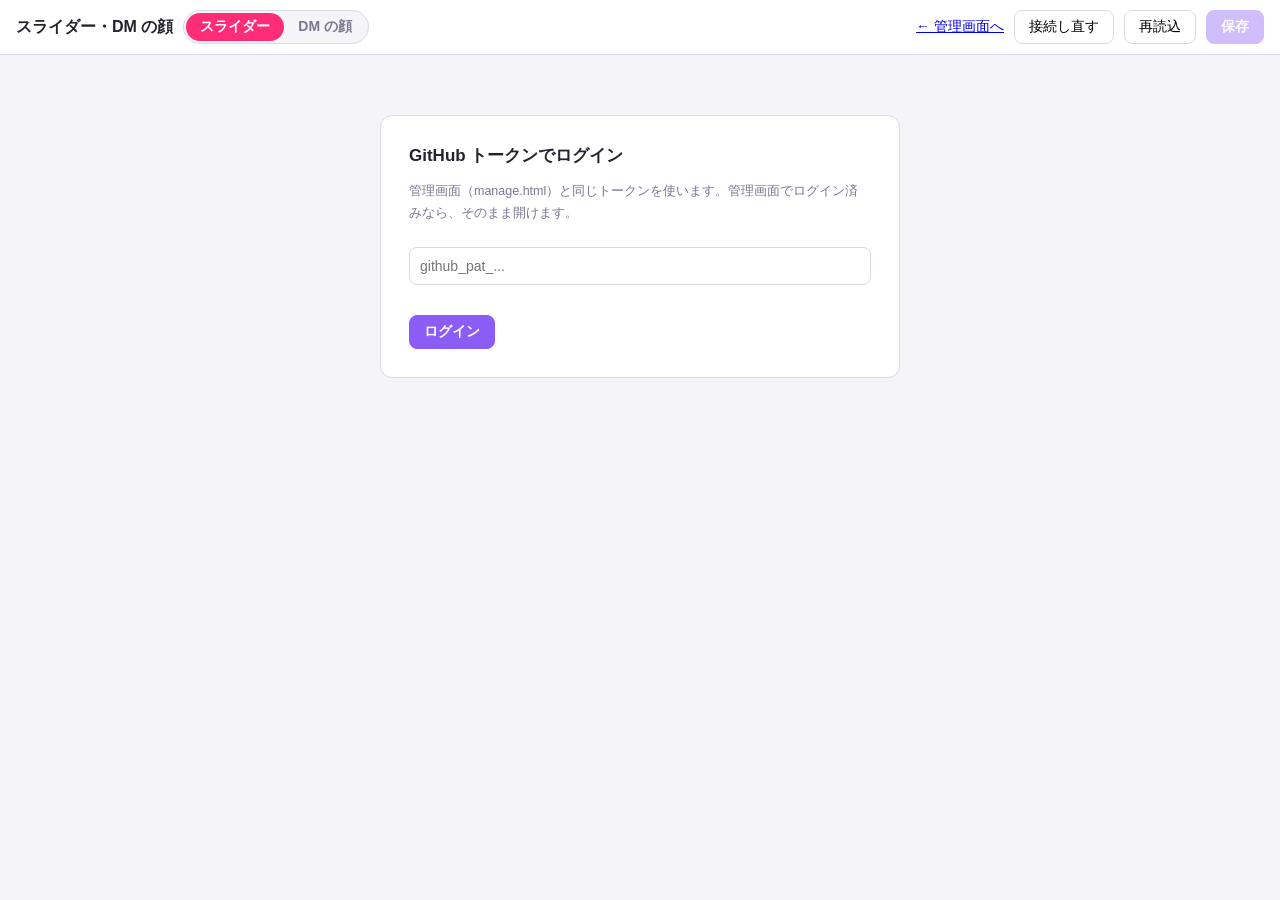
<file: slider.html>
<!DOCTYPE html>
<html lang="ja">
<head>
<meta charset="utf-8" />
<meta name="viewport" content="width=device-width, initial-scale=1" />
<meta name="robots" content="noindex, nofollow" />
<title>スライダー・DM の顔の調整（運営用）</title>
<style>
  :root {
    --bg: #f5f4f8; --surface: #fff; --line: #ddd8e8; --text: #26212f; --sub: #7c7590;
    --accent: #8b5cf6; --magenta: #ff2d78; --warn: #c02950; --ok: #1f8a7e;
    --gold: #f0c530; --silver: #94a3b8; --bronze: #d08a4e;
  }
  * { box-sizing: border-box; }
  body { margin: 0; font-family: "Hiragino Sans", "Noto Sans JP", sans-serif; background: var(--bg); color: var(--text); font-size: 14px; }
  header { position: sticky; top: 0; z-index: 20; display: flex; align-items: center; gap: 10px; padding: 10px 16px; background: var(--surface); border-bottom: 1px solid var(--line); flex-wrap: wrap; }
  header h1 { margin: 0; font-size: 16px; }
  header .spacer { flex: 1; }
  #status { color: var(--sub); font-size: 12px; }
  #status.dirty { color: var(--warn); font-weight: 700; }
  button { font: inherit; cursor: pointer; border-radius: 8px; border: 1px solid var(--line); background: var(--surface); padding: 7px 14px; }
  button.primary { background: var(--accent); border-color: var(--accent); color: #fff; font-weight: 700; }
  button:disabled { opacity: 0.4; cursor: default; }
  .banner { margin: 10px 16px 0; padding: 10px 14px; border-radius: 8px; font-size: 12.5px; line-height: 1.7; }
  .banner.warn { background: #fde8ee; color: var(--warn); border: 1px solid #f5bccb; }
  .banner.info { background: #efeafd; color: #5b3fb8; border: 1px solid #d9cdfb; }
  .layout { display: grid; grid-template-columns: 300px 1fr; grid-template-areas: "list stage"; gap: 16px; padding: 16px; align-items: start; }
  #castList { grid-area: list; max-height: calc(100vh - 110px); overflow: auto; padding-right: 4px; }
  .stage { grid-area: stage; min-width: 0; position: sticky; top: 64px; display: flex; gap: 20px; align-items: flex-start; flex-wrap: wrap; }
  .rank-head { margin: 12px 0 6px; font-size: 13px; padding-left: 8px; border-left: 4px solid #ccc; }
  .rank-head.rank-GOLD { border-color: var(--gold); }
  .rank-head.rank-SILVER { border-color: var(--silver); }
  .rank-head.rank-BRONZE { border-color: var(--bronze); }
  .item { display: flex; width: 100%; text-align: left; align-items: center; gap: 6px; flex-wrap: wrap; background: var(--surface); border: 1px solid var(--line); border-radius: 10px; padding: 9px 12px; margin-bottom: 6px; }
  .item.selected { outline: 2px solid var(--magenta); outline-offset: 1px; }
  .item .nm { font-weight: 700; }
  .item .id { color: var(--sub); font-size: 11.5px; }
  .badge { font-size: 10.5px; font-weight: 700; padding: 1px 7px; border-radius: 99px; background: #efeafd; color: #5b3fb8; }
  .badge.ok { background: #e3f5f2; color: var(--ok); }
  .badge.warn { background: #fde8ee; color: var(--warn); }
  .badge.dirty { background: #fff3c4; color: #7a5b00; }

  /* iPhone のプレビュー（rank-slider.js と同じ作り・同じ数値） */
  .phone { position: relative; isolation: isolate; scroll-margin-top: 130px; width: 300px; max-width: 100%; aspect-ratio: 9 / 19.5; line-height: 0; touch-action: none; cursor: grab; user-select: none; -webkit-user-select: none; flex: none; }
  .phone.dragging { cursor: grabbing; }
  .phone:focus { outline: none; }
  .phone:focus-visible { outline: 3px solid var(--magenta); outline-offset: 4px; border-radius: 36px; }
  .phone .frame { position: absolute; inset: 0; width: 100%; height: 100%; z-index: 5; pointer-events: none; }
  .phone .slide { position: absolute; inset: 0; z-index: 1;
    -webkit-mask-image: url("assets/studio_screen_mask.webp"); -webkit-mask-size: 100% 100%; -webkit-mask-repeat: no-repeat;
    mask-image: url("assets/studio_screen_mask.webp"); mask-size: 100% 100%; mask-repeat: no-repeat; }
  .phone .screen { position: absolute; inset: 3.9% 5.33% 5.2% 5.33%; border-radius: 11.2% / 5.1%; overflow: hidden;
    background:
      url("data:image/svg+xml,%3Csvg xmlns='http://www.w3.org/2000/svg' viewBox='0 0 900 1950'%3E%3Cdefs%3E%3Cpattern id='g' width='66' height='66' patternUnits='userSpaceOnUse'%3E%3Cpath d='M66 0H0V66' fill='none' stroke='%23ffffff' stroke-opacity='0.22' stroke-width='3'/%3E%3C/pattern%3E%3ClinearGradient id='p' x1='0' y1='0' x2='1' y2='1'%3E%3Cstop offset='0' stop-color='%23ff9ad5'/%3E%3Cstop offset='1' stop-color='%23c9a6ff'/%3E%3C/linearGradient%3E%3C/defs%3E%3Crect width='900' height='1950' fill='url(%23g)'/%3E%3Crect x='-660' y='20' width='1500' height='280' rx='140' fill='%2386c9f0' fill-opacity='0.95' transform='rotate(-56 180 160)'/%3E%3Cg fill='url(%23p)' opacity='0.55' transform='rotate(38 900 0)'%3E%3Crect x='860' y='-120' width='150' height='900'/%3E%3Crect x='1060' y='-120' width='90' height='900'/%3E%3C/g%3E%3Cg fill='%23ffffff'%3E%3Cpath transform='translate(120 200) scale(1.1)' d='M0 -28C3 -8 8 -3 28 0C8 3 3 8 0 28C-3 8 -8 3 -28 0C-8 -3 -3 -8 0 -28Z'/%3E%3Cpath transform='translate(790 150) scale(0.6)' d='M0 -28C3 -8 8 -3 28 0C8 3 3 8 0 28C-3 8 -8 3 -28 0C-8 -3 -3 -8 0 -28Z'/%3E%3Cpath transform='translate(70 640) scale(0.5)' d='M0 -28C3 -8 8 -3 28 0C8 3 3 8 0 28C-3 8 -8 3 -28 0C-8 -3 -3 -8 0 -28Z'/%3E%3Cpath transform='translate(830 760) scale(0.7)' d='M0 -28C3 -8 8 -3 28 0C8 3 3 8 0 28C-3 8 -8 3 -28 0C-8 -3 -3 -8 0 -28Z'/%3E%3C/g%3E%3C/svg%3E")
        center / cover no-repeat,
      var(--bg, #ffd93b); }
  .phone .screen canvas { display: block; width: 100%; height: 100%; object-fit: cover; object-position: center top; }

  .controls { flex: 1; min-width: 260px; max-width: 420px; background: var(--surface); border: 1px solid var(--line); border-radius: 12px; padding: 14px 16px; }
  .controls h2 { margin: 0 0 4px; font-size: 16px; }
  .controls .state { font-size: 12.5px; line-height: 1.7; margin: 0 0 10px; color: var(--sub); }
  .controls .state.warn { color: var(--warn); font-weight: 700; }
  .controls label { display: grid; grid-template-columns: 44px 1fr 56px; align-items: center; gap: 8px; font-size: 12.5px; color: var(--sub); margin: 8px 0; }
  .controls input[type="range"] { width: 100%; }
  .controls .val { font-variant-numeric: tabular-nums; text-align: right; color: var(--text); }
  .controls .row { display: flex; gap: 8px; flex-wrap: wrap; margin: 10px 0; }
  #overview { display: block; width: 100%; max-width: 220px; margin: 8px 0 0; background: repeating-conic-gradient(#eee 0 25%, #fff 0 50%) 0 0 / 16px 16px; border: 1px solid var(--line); border-radius: 6px; }
  .legend { font-size: 11.5px; color: var(--sub); line-height: 1.7; margin: 4px 0 0; }
  .help { color: var(--sub); font-size: 12px; margin: 10px 0 0; line-height: 1.8; }
  .empty { color: var(--sub); padding: 40px 0; }

  .login { max-width: 520px; margin: 60px auto; background: var(--surface); border: 1px solid var(--line); border-radius: 12px; padding: 28px; }
  .login h2 { margin: 0 0 6px; font-size: 17px; }
  .login p { font-size: 12.5px; color: var(--sub); line-height: 1.8; }
  .login input { width: 100%; font: inherit; padding: 10px; border: 1px solid var(--line); border-radius: 8px; margin: 10px 0 14px; }
  .login .err { color: var(--warn); font-size: 12px; min-height: 16px; }

  .tabs { display: inline-flex; border: 1px solid var(--line); border-radius: 99px; padding: 2px; background: var(--bg); }
  .tab { border: 0; border-radius: 99px; padding: 5px 14px; background: transparent; font-weight: 700; color: var(--sub); }
  .tab[aria-pressed="true"] { background: var(--magenta); color: #fff; }
  /* DM の顔のプレビュー（本物と同じ CSS＝embed/dm-notice.js の CSS を #bs-dm-notice に当てる。背景は STUDIO の暗い背景の代わり） */
  .dmstage { flex: none; width: min(420px, 100%); background: #1b1430; border-radius: 16px; padding: 16px; line-height: normal; }
  .dmstage .dm-big { width: 238px; height: 238px; margin: 0 auto 12px; touch-action: none; cursor: grab; user-select: none; -webkit-user-select: none; border-radius: 50%; scroll-margin-top: 130px; }
  .dmstage .dm-big.dragging { cursor: grabbing; }
  .dmstage .dm-big:focus { outline: none; }
  .dmstage .dm-big:focus-visible { outline: 3px solid var(--magenta); outline-offset: 4px; }
  .dmstage .dm-big .zoomwrap { width: 108px; transform: scale(2.2037); transform-origin: top left; }
  .dmstage .dm-big .avatar { pointer-events: none; }
  .dmstage .dm-note { color: #cfc6e8; font-size: 11.5px; margin: 6px 0 0; line-height: 1.6; }
  @media (max-width: 760px) {
    .layout { grid-template-columns: 1fr; grid-template-areas: "stage" "list"; padding: 12px; }
    .stage { position: static; justify-content: center; }
    .phone { width: min(260px, 70vw); }
    .controls { max-width: none; }
    #castList { max-height: none; }
  }
</style>
</head>
<body>
<header>
  <h1>スライダー・DM の顔</h1>
  <div class="tabs" role="group" aria-label="調整するもの">
    <button type="button" class="tab" id="tabSlider" aria-pressed="true">スライダー</button>
    <button type="button" class="tab" id="tabDm" aria-pressed="false">DM の顔</button>
  </div>
  <span id="status"></span>
  <span class="spacer"></span>
  <a href="manage.html">← 管理画面へ</a>
  <button type="button" id="reconnectBtn">接続し直す</button>
  <button type="button" id="reloadBtn">再読込</button>
  <button type="button" class="primary" id="saveBtn" disabled>保存</button>
</header>

<div class="banner info" id="modeNote" hidden>
  ローカル確認モードです（GitHub には保存しません。「保存」で slider.json・dm-faces.json をダウンロードします）。
</div>
<div class="banner warn" id="fileWarn" hidden></div>

<section id="loginView" class="login" hidden>
  <h2>GitHub トークンでログイン</h2>
  <p>管理画面（manage.html）と同じトークンを使います。管理画面でログイン済みなら、そのまま開けます。</p>
  <input type="password" id="tokenInput" autocomplete="off" placeholder="github_pat_..." />
  <div class="err" id="loginErr"></div>
  <button type="button" class="primary" id="loginBtn">ログイン</button>
  <button type="button" id="cancelLoginBtn" hidden>キャンセル（今のトークンのまま戻る）</button>
</section>

<div id="appView" hidden>
  <div class="layout">
    <div id="castList" aria-label="スライダーに出るキャスト"></div>
    <div class="stage">
      <div class="dmstage" id="dmStage" hidden>
        <div id="bs-dm-notice-preview"></div>
        <p class="dm-note">上の大きな丸で調整（本物の 2.2 倍）。下は公式サイトと同じ大きさ・同じ見た目の表示です。</p>
      </div>
      <div class="phone" id="phone" aria-label="スライダーのプレビュー（ドラッグで位置、ホイールで拡大）">
        <div class="slide" id="slide"><div class="screen" id="screen"><canvas id="crop" width="10" height="10"></canvas></div></div>
        <img class="frame" src="assets/studio_frame.webp" alt="" />
      </div>
      <div class="controls" id="controls">
        <h2 id="castName">左の一覧からキャストを選んでください</h2>
        <p class="state" id="castState"></p>
        <label>拡大 <input type="range" id="zoom" min="0.5" max="4" step="0.01" value="1" disabled /><span class="val" id="zoomVal"></span></label>
        <p class="legend" id="zoomMin"></p>
        <p class="state warn" id="qualityWarn" hidden></p>
        <div class="row">
          <button type="button" id="autoBtn" disabled><span id="autoBtnLabel">自動に戻す</span></button>
          <button type="button" id="revertBtn" disabled>保存済みに戻す</button>
        </div>
        <canvas id="overview" width="220" height="440" aria-label="立ち絵全体と切り出す範囲"></canvas>
        <p class="legend" id="overviewLegend">ピンクの枠 = iPhone の画面に見える範囲／点線 = 自動のときに見える範囲</p>
        <p class="help" id="helpSlider">
          iPhone の画面の中をドラッグすると位置、ホイール（スマホは2本指）か「拡大」で大きさを変えられます。
          キーボードなら iPhone をクリック（Tab）してから矢印キーで位置（Shift で大きく）、+ / − で大きさ。<br />
          「保存」すると全員に共有され、数分〜10分ほどで公式サイトのスライダーに反映されます（画像のキャッシュのため。DM 通知の顔は変わりません）。<br />
          立ち絵1枚目を差し替えると、その人の調整は使われず自動に戻ります（調整し直してください）。
        </p>
        <p class="help" id="helpDm" hidden>
          大きな丸の中をドラッグすると顔の位置、ホイール（スマホは2本指）か「拡大」で大きさを変えられます。
          キーボードなら丸をクリック（Tab）してから矢印キーで位置（Shift で大きく）、+ / − で大きさ。<br />
          「保存」すると全員に共有され、数分〜10分ほどで公式サイトの DM 通知（吹き出しの丸い顔）に反映されます（スライダーは変わりません）。<br />
          登録の無い人は画像の上の部分（幅いっぱいの丸）を使います（一覧に「未登録（上の部分）」と出ます）。
          立ち絵1枚目を差し替えると、その人の顔の位置は使われず既定（上の部分）に戻ります（調整し直してください）。
        </p>
      </div>
    </div>
  </div>
</div>

<!-- DM 通知の本体。ここには #bs-dm-notice が無いので動かず、計算と CSS（window.BsDmNotice）だけを使う -->
<script src="embed/dm-notice.js"></script>
<script type="module" src="js/slider-app.mjs"></script>
</body>
</html>
</file>
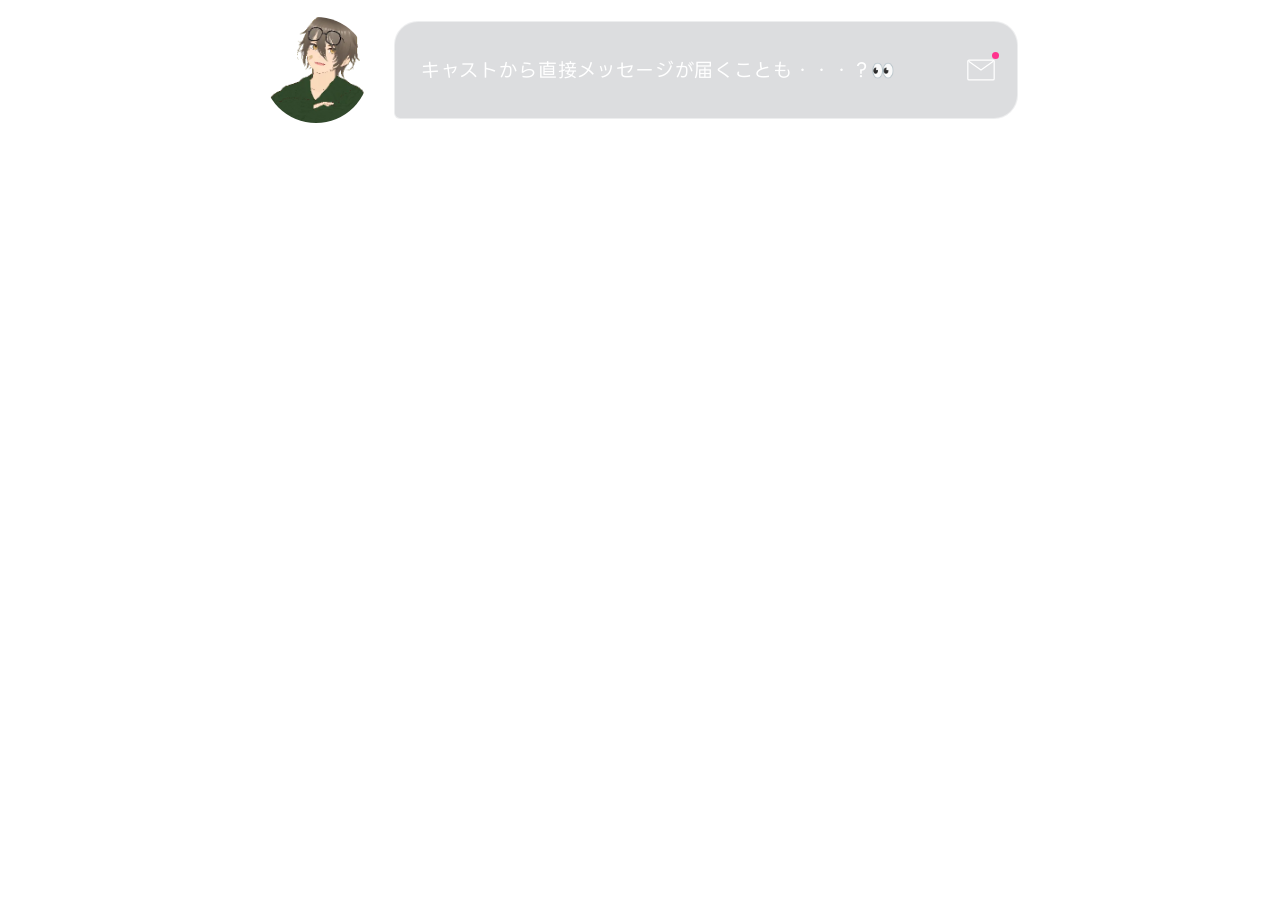
<file: embed/dm-notice.html>
<!doctype html>
<html lang="ja">
<head>
<meta charset="utf-8">
<meta name="viewport" content="width=device-width,initial-scale=1">
<meta name="robots" content="noindex">
<title>キャストからのメッセージ（確認用）</title>
</head>
<body>
<!-- 確認用ページ。STUDIO に貼るのは studio_dm_snippet.html と同じ3行（下の style・div・script）。
     ここではこのサイトの dm-notice.js を相対パスで読む（ローカル確認でもローカルの中身が出る）。
     背景が透明なので白地では文字が見えにくい（STUDIO 上で暗い背景に乗る前提）。?start=cast_id でその人から始まる -->
<style>#bs-dm-notice{min-height:124px}@media(min-width:601px){#bs-dm-notice{min-height:140px}}@media(min-width:601px) and (max-width:721px){#bs-dm-notice{min-height:146px}}</style>
<div id="bs-dm-notice"></div>
<script>(function(){var s=new URLSearchParams(location.search).get('start');if(s&&/^[1-9][0-9]*$/.test(s))document.getElementById('bs-dm-notice').dataset.start=s;})();</script>
<script src="dm-notice.js"></script>
</body>
</html>
</file>
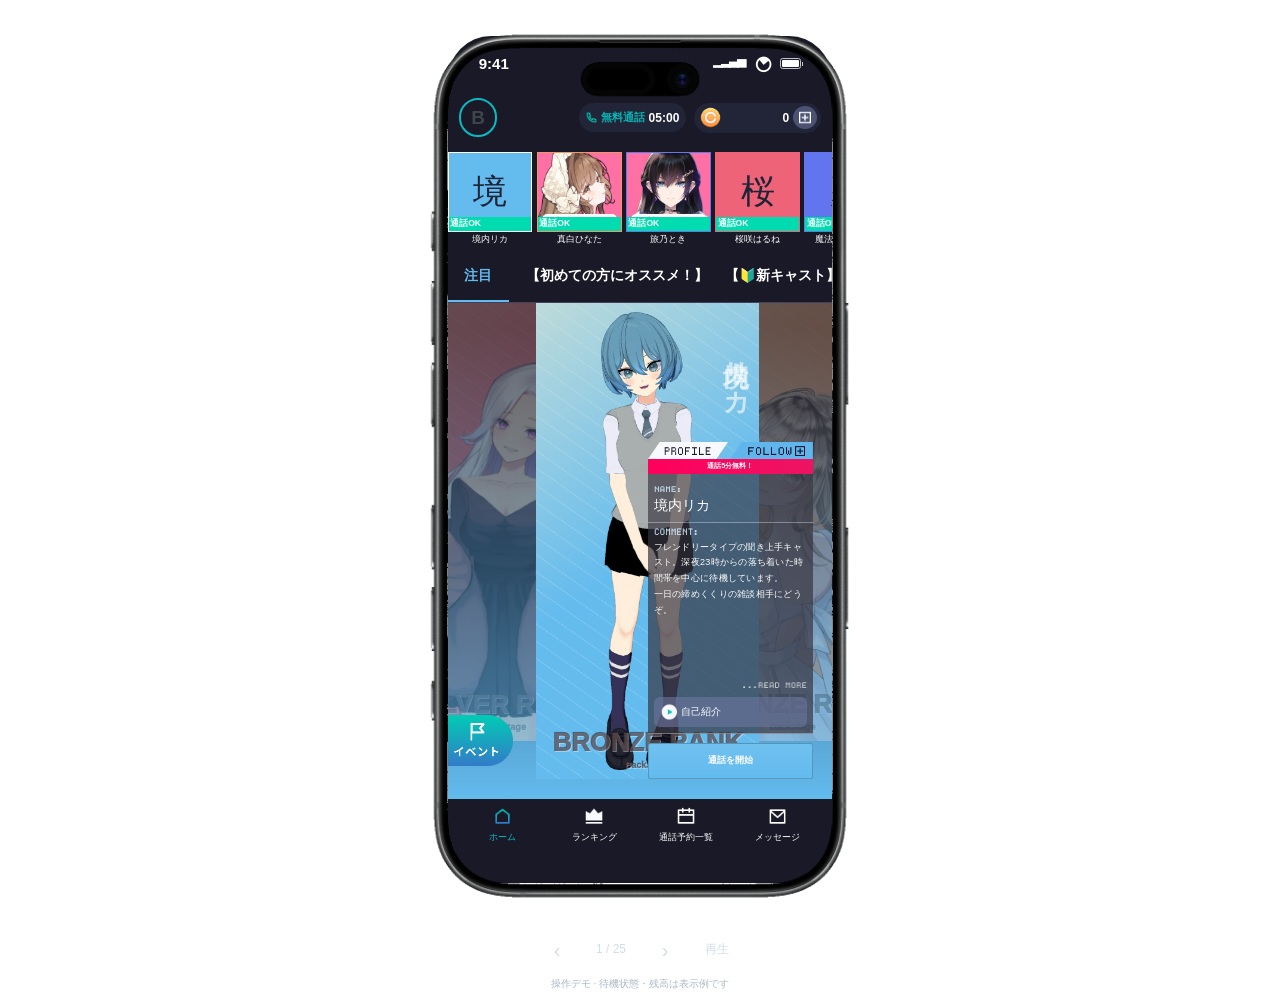
<file: embed/howto-iphone.html>
<!doctype html><html lang="ja"><head><meta charset="utf-8"><meta name="viewport" content="width=device-width,initial-scale=1"><title>BackStage ホーム画面デモ</title><style>:root{color-scheme:normal}*{box-sizing:border-box}html,body{margin:0;background:transparent}[hidden]{display:none!important}button,a{-webkit-tap-highlight-color:transparent}button{font:inherit;color:inherit;cursor:pointer;touch-action:manipulation}button:disabled{cursor:default}button:focus-visible,a:focus-visible,[tabindex]:focus-visible{outline:2px solid #25e8df;outline-offset:2px}.bs-demo{width:min(100%,430px);margin:auto;color:#fff;font-family:-apple-system,BlinkMacSystemFont,'Hiragino Kaku Gothic ProN',sans-serif;container-type:inline-size}.phone{aspect-ratio:9/19.5;position:relative;width:100%}.phone-frame{position:absolute;inset:0;width:100%;height:100%;pointer-events:none;z-index:8}.screen{position:absolute;inset:3.9% 5.33% 5.2%;border-radius:11.2% / 5.1%;overflow:hidden;background:#191927;color-scheme:dark}.main-ui{height:100%;position:relative;display:flex;flex-direction:column;font-size:3cqw}.status-bar{height:6.4%;flex:none;display:flex;align-items:center;justify-content:space-between;padding:0 8%;font-size:3.5cqw;font-weight:600}.status-right{display:flex;align-items:center;gap:2cqw}.signal{font-size:2.3cqw;letter-spacing:-.4cqw;font-style:normal}.wifi{font-size:4.5cqw;transform:rotate(-40deg);font-style:normal}.battery{display:block;width:5cqw;height:2.6cqw;border:1px solid #c4c4cf;border-radius:.6cqw;position:relative}.battery::before{content:'';position:absolute;inset:.3cqw;background:white;border-radius:.25cqw}.battery::after{content:'';position:absolute;right:-.7cqw;top:.7cqw;width:.3cqw;height:1cqw;background:#c4c4cf}.app-header{height:6.4%;flex:none;display:flex;align-items:center;gap:2cqw;padding:0 2.5cqw}.user-avatar{height:9cqw;width:9cqw;border:2px solid #07bbc1;border-radius:50%;display:grid;place-items:center;color:#3e454b;font-size:4.4cqw;font-weight:900}.free-time{margin-left:auto;border-radius:6cqw;background:#222537;color:#05b7b8;display:flex;align-items:center;gap:.6cqw;font-size:2.5cqw;padding:1.7cqw 1.5cqw;font-weight:700;white-space:nowrap}.free-time img{width:3cqw;height:3cqw;object-fit:contain}.free-time b{color:white;font-size:2.8cqw;margin-left:.3cqw}.balance{width:35%;height:7cqw;background:#222537;border-radius:6cqw;padding:.5cqw 1cqw;display:flex;align-items:center;gap:1cqw;font-size:2.8cqw}.balance img:first-child{width:5.5cqw;height:5.5cqw}.balance img:last-child{width:5.5cqw;height:5.5cqw}.balance b{margin-left:auto}.roster{height:12.4%;flex:none;display:flex;gap:1.2%;overflow:hidden;padding-top:.8cqw}.roster button{border:0;padding:0;background:transparent;flex:0 0 22%;min-width:0;height:100%;text-align:left;overflow:hidden}.thumb{width:100%;height:79%;position:relative;background:#404859;border:1px solid var(--accent);overflow:hidden}.thumb img{width:100%;height:100%;object-fit:cover}.thumb .initial{display:grid;place-items:center;width:100%;height:100%;background:var(--accent);font-size:8cqw;color:#1d2437}.thumb-label{position:absolute;left:0;right:0;bottom:0;background:#00dcb0;color:white;font-weight:650;font-size:2cqw;padding:.3cqw .3cqw}.roster-name{display:block;padding-top:.4cqw;font-size:2cqw;white-space:nowrap;overflow:hidden;text-overflow:ellipsis;text-align:center}.roster button[aria-current=true] .thumb{border-color:#fff}.category{height:6.3%;flex:none;display:flex;align-items:center;gap:4cqw;overflow:hidden;white-space:nowrap;font-size:3.2cqw;font-weight:600;border-bottom:1px solid #42435a}.category>span{flex:none}.category-active{color:var(--accent,#ee00cd);padding:0 3.8cqw;position:relative;height:100%;display:grid;place-items:center}.category-active::after{content:'';height:2px;background:currentColor;position:absolute;left:0;right:0;bottom:0}.stage{flex:1;position:relative;min-height:0;overflow:hidden;isolation:isolate;touch-action:pan-y;background:linear-gradient(180deg,#191927 5%,var(--accent,#273954))}.card-stack{position:absolute;inset:0;pointer-events:none}.cast-card{position:absolute;width:58%;height:96%;left:23%;bottom:4%;background:var(--accent);overflow:hidden;transition:transform .5s ease,opacity .5s linear;transform:translate(0,0);opacity:1;z-index:2}.cast-card[data-slot=previous]{transform:translate(-65%,-8%);opacity:.35;z-index:0}.cast-card[data-slot=next]{transform:translate(65%,-8%);opacity:.35;z-index:0}.cast-card.is-leaving-left{transform:translate(-65%,-8%);opacity:.35;z-index:0}.cast-card.is-leaving-right{transform:translate(65%,-8%);opacity:.35;z-index:0}.cast-card.enter-right{transform:translate(65%,-8%);opacity:.35}.cast-card.enter-left{transform:translate(-65%,-8%);opacity:.35}.panel-pattern{position:absolute;inset:0;background:linear-gradient(145deg,#faf0cc99,transparent 52%),repeating-linear-gradient(35deg,transparent 0 3cqw,#ffffff24 3.1cqw 3.3cqw)}.panel-word{position:absolute;right:1cqw;top:8%;writing-mode:vertical-rl;color:#fff9;font-weight:900;font-size:6cqw;letter-spacing:.25cqw}.panel-rank{position:absolute;left:0;right:0;bottom:1%;text-align:center;z-index:1;color:#37232499;font-weight:950;font-size:6cqw;line-height:1;text-shadow:1px 1px #ffffff60}.panel-rank small{font-size:2.1cqw;display:block;line-height:2}.cast-art{position:absolute;inset:0;width:100%;height:100%;object-fit:contain;object-position:center bottom}.cast-card.is-panel{background:transparent}.cast-card.is-panel .cast-art{object-fit:contain}.image-missing .cast-art{display:none}.profile-slot{position:absolute;inset:0;pointer-events:none;z-index:3}.cast-summary{position:absolute;top:28%;bottom:4%;right:5%;width:43%;display:flex;flex-direction:column;pointer-events:auto;transition:opacity .3s}.cast-summary.is-changing{opacity:0}.profile-tabs{display:flex;height:4cqw;flex:none}.profile-tabs button{position:relative;width:50%;height:100%;border:0;padding:0;background:transparent}.profile-tabs img{width:100%;height:100%;object-fit:fill}.follow-button{background:var(--accent)!important;clip-path:polygon(13% 0,100% 0,100% 100%,0 100%)}.follow-button img{mix-blend-mode:multiply}.free-label{height:3.5cqw;flex:none;background:linear-gradient(90deg,#ff005c,#ed1462);font-size:1.7cqw;display:grid;place-items:center;font-weight:600}.summary-name{flex:none;padding:2.7cqw 1.4cqw 1.4cqw;background:#373641a8;border-bottom:1px solid #ffffff55}.field-label{display:block;height:1.4cqw;max-width:12cqw;object-fit:contain;object-position:left;filter:drop-shadow(0 0 .5px var(--accent));opacity:.8}.summary-name h2{font-size:3.2cqw;line-height:1.45;max-height:9.4cqw;overflow:hidden;font-weight:500;margin:1cqw 0 0;white-space:pre-line;overflow-wrap:anywhere}.summary-comment{flex:1;min-height:0;background:#373641b3;padding:1.3cqw 1.4cqw 0;display:flex;flex-direction:column}.summary-comment p{font-size:2.1cqw;letter-spacing:.06cqw;line-height:1.75;margin:1.2cqw 0 0;white-space:pre-line;overflow:hidden;flex:1}.read-profile{align-self:flex-end;width:43%;height:4cqw;min-height:16px;border:0;background:transparent;padding:.8cqw 0;flex:none}.read-profile img{width:100%;height:auto;opacity:.8}.voice-button{position:relative;display:block;width:calc(100% - 2.8cqw);height:7cqw;flex:none;border:0;background:transparent;margin:1.8cqw 1.4cqw 1.4cqw;padding:0;color:white;text-align:left}.voice-button img{width:100%;height:100%;position:absolute;inset:0}.voice-button span{position:absolute;left:18%;top:50%;transform:translateY(-50%);font-size:2.4cqw;max-width:78%;white-space:nowrap;overflow:hidden}.voice-area{background:#373641b3;flex:none;border-bottom:1px solid #ffffff55}.call-button{height:8.3cqw;flex:none;margin-top:2cqw;border-radius:.6cqw;border:1px solid #0003;background:linear-gradient(#ffffff15,transparent),var(--accent);font-size:2.2cqw;font-weight:650;color:white}.event-button{position:absolute;z-index:4;left:0;bottom:6.5%;width:17%;height:auto;border:0;background:transparent;padding:0;line-height:0}.event-button img{width:100%;height:auto}.app-footer{height:10%;flex:none;display:flex;padding:2cqw 2cqw 5cqw;background:#191927}.app-footer button{flex:1;min-width:0;display:flex;flex-direction:column;align-items:center;justify-content:flex-start;gap:1.1cqw;border:0;padding:0;background:transparent;font-size:2.2cqw;white-space:nowrap}.app-footer img{height:4.5cqw;width:5cqw;object-fit:contain}.app-footer .home-button{color:#00bfc8}.loading{position:absolute;inset:0;display:flex;flex-direction:column;align-items:center;justify-content:center;font-size:3cqw;color:#e4e4ef;z-index:6;background:#191927}.retry{border:1px solid #36d4cc;background:#303549;border-radius:2cqw;padding:2cqw}.demo-controls{display:flex;align-items:center;justify-content:center;gap:12px;color:#d2dee5;font-size:12px;line-height:1.3}.demo-controls button{min-width:34px;min-height:34px;border:1px solid #ffffff40;border-radius:20px;color:inherit;background:transparent;padding:4px 10px}.demo-controls .previous,.demo-controls .next{font-size:20px}.demo-controls .position{font-variant-numeric:tabular-nums;min-width:50px;text-align:center}.demo-note{text-align:center;color:#abb9c6;font-size:10px;line-height:1.6;margin:8px 0}.profile-sheet{position:absolute;inset:0;z-index:7;background:#20202e;overflow:auto;overscroll-behavior:contain;padding:15% 5% 8%;font-size:clamp(12px,3.3cqw,15px);scrollbar-width:thin}.close-profile{background:#333445;color:white;border:1px solid #77768a;border-radius:30px;padding:9px 14px;min-height:40px}.profile-content h2{font-size:clamp(20px,5.6cqw,25px);line-height:1.5;margin:20px 0}.profile-content p{white-space:pre-line;overflow-wrap:anywhere;line-height:1.9}.profile-lead{color:#58dce2}.rank-badge{font-size:10px;display:inline-block;padding:3px 8px;background:#e9d7a5;color:#2c2931;margin-top:16px}.profile-content dl{border-top:1px solid #565565;padding-top:12px}.profile-content dt{color:#aaa9be;font-size:11px}.profile-content dd{margin:5px 0 18px;line-height:1.8}.app-link{display:block;text-align:center;background:#099fae;color:white;padding:12px;text-decoration:none;border-radius:5px;margin-top:20px}.sr-only{position:absolute;width:1px;height:1px;padding:0;overflow:hidden;clip:rect(0,0,0,0);white-space:nowrap}@media(prefers-reduced-motion:reduce){.cast-card,.cast-summary{transition:none!important}}
</style></head><body>
<div class="bs-demo" aria-label="BackStage ホーム画面の操作デモ">
 <div class="phone">
  <div class="screen">
   <div class="main-ui">
    <div class="status-bar" aria-hidden="true"><span>9:41</span><span class="status-right"><i class="signal">▂▃▅▇</i><i class="wifi">◔</i><i class="battery"></i></span></div>
    <header class="app-header"><div class="user-avatar" aria-label="デモユーザー">B</div><span class="free-time"><img data-ui="ico_call_off.png" alt="">無料通話 <b>05:00</b></span><span class="balance"><img data-ui="icon_coin_32.png" alt="コイン"><b>0</b><img data-ui="ico_follow.png" alt="追加"></span></header>
    <div class="roster" aria-label="キャストを選ぶ"></div>
    <div class="category"><span class="category-active">注目</span><span>【初めての方にオススメ！】</span><span>【🔰新キャスト】</span></div>
    <div class="stage" tabindex="0" aria-label="キャスト一覧。左右にスワイプ、または左右キーで切り替え">
     <div class="card-stack"></div><div class="profile-slot"></div>
     <div class="loading" role="status"><p>キャストを読み込みます</p><button class="retry" hidden>再読み込み</button></div>
     <button class="event-button" aria-label="イベントについて"><img data-ui="btn_event_b.png" alt="イベント"></button>
    </div>
    <nav class="app-footer" aria-label="アプリメニュー"><button class="home-button"><img data-ui="ico_home_on.png" alt=""><span>ホーム</span></button><button data-explain="ランキング"><img data-ui="ico_ranking_off.png" alt=""><span>ランキング</span></button><button data-explain="通話予約一覧"><img data-ui="ico_schedule_off.png" alt=""><span>通話予約一覧</span></button><button data-explain="メッセージ"><img data-ui="ico_mail.png" alt=""><span>メッセージ</span></button></nav>
   </div>
   <section class="profile-sheet" role="dialog" aria-modal="true" aria-label="キャストのプロフィール" hidden><button class="close-profile" aria-label="閉じる">‹ 戻る</button><div class="profile-content"></div></section>
  </div>
  <img class="phone-frame" width="900" height="1950" alt="" decoding="async">
 </div>
 <div class="demo-controls"><button class="previous" aria-label="前のキャスト" disabled>‹</button><span class="position">左右にスワイプ</span><button class="next" aria-label="次のキャスト" disabled>›</button><button class="auto-button" aria-pressed="false">再生</button></div>
 <p class="demo-note">操作デモ · 待機状態・残高は表示例です</p>
 <span class="sr-only announcement" role="status" aria-live="polite"></span>
</div><script>(()=>{
const UI_ASSETS={"btn_event_b.png":"[data-uri]","ico_call_off.png":"[data-uri]","ico_follow.png":"[data-uri]","ico_home_on.png":"[data-uri]","ico_mail.png":"[data-uri]","ico_ranking_off.png":"[data-uri]","ico_schedule_off.png":"[data-uri]","icon_coin_32.png":"[data-uri]","player_voice_200_play.png":"[data-uri]","tab_follow_off.png":"[data-uri]","tab_follow_on.png":"[data-uri]","tab_profile.png":"[data-uri]","ttl_comment.png":"[data-uri]","ttl_name.png":"[data-uri]","ttl_readmore.png":"[data-uri]"};
const APP_CAST_OVERRIDES={"172":{"appName":"鹿鳴りあ🦌👼","panelUrl":"[data-uri]","iconUrl":"[data-uri]","hexColor":"#FF6D0A","profileText":"YouTubeでも活動しているガンダム大好きVTuberの鹿鳴りあ(ろくめりあ)です！ ガンダムやマクロスF、コードギアスなどのロボ系アニメにハマってます💓ガンプラもすきで毎週日曜朝にYouTubeで制作配信やってます！自己紹介動画もあるので見えもらえたら嬉しいです🥰 その他好きなもの💓 アニメ⇒メダリスト、ヒロアカ、Fateシリーズ、SAO、ラブライブ！、暁のヨナ、四月は君の嘘etc... 動物⇒モモンガ、デグー、爬虫類合わせて10匹と生活しています 女の子⇒きらきらかわいい女の子大好き。アイドル、メイドカフェなど。 カフェ⇒抹茶がマイブーム。 性格 とにかく布教されたがり！⇒ジャンル問わず、雑学や小ネタ、考察を聞くのとっても好きで、知らないことを知るのがすごく楽しいです！ガンダムもそこから好きになって4年…中でもSEED FREEDOMは劇場10周するレベルにはハマりました🤣アスカガ最高。 夢 コロナ禍で1度諦めたアイドル時代。諦めきれず、VTuberとしてワンマンライブを目指しています！ PC⇒3Dモデル⇒Live2D新衣装をBackStageでの費用で作らせていただいていて、今はアルバム作りのための資金集めをしています！ ーお願いー ・理由のないドタキャンや遅刻、セクハラ、出会い厨発言など、不誠実な方は、予告無しにブロックします。 ・規定上オフラインで会うことはできません。匂わせるような発言もおやめください ・DM苦手です！配信or話しに来て！😭 ・17時ｰ20時、23時ｰ24時は対応できません。"}};
function safeProfile(value) {
 try {const u=new URL(value);return u.protocol==='https:'&&u.hostname==='back-stage.onelink.me'?u.href:'';}catch{return '';}
}
function mediaUrl(value){
 if(typeof value!=='string')return '';
 if(/^data:image\/webp;base64,[A-Za-z0-9+/]+={0,2}$/.test(value))return value;
 if(/^assets\/[\w-]+\.(webp|png|jpe?g|mp3|m4a|wav)$/i.test(value))return value;
 try{const u=new URL(value);return u.protocol==='https:'&&!u.username&&!u.password?u.href:'';}catch{return '';}
}
function selectCasts(input,overrides={}){
 const seen=new Set();
 return(Array.isArray(input)?input:[]).filter(c=>{
  const valid=c&&Number.isSafeInteger(c.cast_id)&&c.cast_id>0&&['GOLD','SILVER','BRONZE'].includes(c.rank)&&Array.isArray(c.portraits)&&c.portraits.length&&typeof c.name==='string'&&c.name.trim()&&!seen.has(c.cast_id);
  if(valid)seen.add(c.cast_id);return valid;
 }).map(c=>{
  const o=overrides[c.cast_id]||{},panel=mediaUrl(o.panelUrl),color=o.hexColor||c.accent_color;
  return {id:c.cast_id,name:String(o.appName||c.name).slice(0,100),rank:c.rank,catch:String(c.catch||'').slice(0,300),intro:String(o.profileText??c.intro??'').slice(0,4000),color:/^#[0-9a-f]{6}$/i.test(color||'')?color:'#65c8d2',profile:safeProfile(c.profile_url),art:panel||mediaUrl(c.portraits[0])||'assets/'+c.cast_id+'_slide.webp',isPanel:!!panel,icon:mediaUrl(o.iconUrl||c.icon),voice:mediaUrl(o.voiceUrl),voiceTitle:String(o.voiceTitle||'自己紹介').slice(0,80),specs:(Array.isArray(c.specs)?c.specs:[]).filter(s=>s&&s.label&&s.value).slice(0,8).map(s=>({label:String(s.label).slice(0,80),value:String(s.value).slice(0,400)}))};
 });
}
function shouldPlay(s){return s.visible&&!s.hidden&&!s.reading&&!s.paused&&!s.reduced&&!s.saveData&&s.count>1;}
function adjacentIndex(i,d,n){return n>0?((i+d)%n+n)%n:0;}

const root=document.querySelector('.bs-demo'),SITE='https://backstage-unei.github.io/bs-cast-showcase-site/';
const $=s=>root.querySelector(s),absolute=p=>(p.startsWith('https://')||p.startsWith('data:image/webp;base64,'))?p:SITE+p;
const state={visible:false,hidden:document.hidden,reading:false,paused:false,reduced:matchMedia('(prefers-reduced-motion: reduce)').matches,saveData:!!navigator.connection?.saveData,count:0};
let casts=[],current=0,timer=null,loading=false,ready=false,busy=false,generation=0,profileTrigger=null,rosterPage=-1,audio=null;
const images=new Map(),followed=new Set(),motion=matchMedia('(prefers-reduced-motion: reduce)');
function element(tag,cls,text){const e=document.createElement(tag);if(cls)e.className=cls;if(text!==undefined)e.textContent=text;return e;}
function ui(name){const img=new Image();img.src=UI_ASSETS[name];img.alt='';return img;}
root.querySelectorAll('[data-ui]').forEach(img=>{img.src=UI_ASSETS[img.dataset.ui]});
function schedule(){clearTimeout(timer);timer=null;const active=shouldPlay(state);$('.auto-button').textContent=active?'停止':'再生';$('.auto-button').setAttribute('aria-pressed',String(active));if(ready&&!busy&&active)timer=setTimeout(()=>move(1,false),6500);}
function loadArt(c){
 if(images.has(c.id))return images.get(c.id);
 const p=new Promise(resolve=>{const image=new Image();image.decoding='async';image.alt='';const timeout=setTimeout(()=>{image.onload=image.onerror=null;resolve(null)},12000);image.onload=()=>{clearTimeout(timeout);image.decode().catch(()=>{}).then(()=>resolve(image))};image.onerror=()=>{clearTimeout(timeout);resolve(null)};image.src=absolute(c.art)});
 images.set(c.id,p);return p;
}
function makePanel(c,art,slot='current'){
 const card=element('div','cast-card'+(c.isPanel?' is-panel':''));card.dataset.slot=slot;card.dataset.castId=c.id;card.style.setProperty('--accent',c.color);card.setAttribute('aria-hidden','true');
 if(!c.isPanel){card.append(element('div','panel-pattern'),element('div','panel-word',c.name));const rank=element('div','panel-rank',c.rank+' RANK');rank.append(element('small','', 'BackStage'));card.append(rank)}
 if(art){const img=art.cloneNode();img.alt='';img.className='cast-art';card.append(img)}else card.classList.add('image-missing');return card;
}
function trimImages(){const keep=new Set([-1,0,1].map(n=>casts[adjacentIndex(current,n,casts.length)]?.id));for(const id of images.keys())if(!keep.has(id))images.delete(id);}
async function neighbors(){
 if(!state.visible||state.hidden||state.saveData||state.reading||busy||casts.length<2)return;
 const index=current,token=generation;
 for(const direction of [1,-1]){
  if(!state.visible||state.hidden||state.reading||current!==index||token!==generation)return;
  const c=casts[adjacentIndex(index,direction,casts.length)],art=await loadArt(c);
  if(!state.visible||state.hidden||state.reading||current!==index||token!==generation)return;
  const slot=direction===1?'next':'previous';$('.card-stack').querySelector('[data-slot="'+slot+'"]')?.remove();$('.card-stack').prepend(makePanel(c,art,slot));
 }
 trimImages();
}
function makeSummary(c){
 const box=element('section','cast-summary');box.setAttribute('aria-label',c.name+'の紹介');
 const tabs=element('div','profile-tabs'),profile=element('button','profile-tab'),follow=element('button','follow-button');
 profile.setAttribute('aria-label',c.name+'のプロフィール');profile.append(ui('tab_profile.png'));profile.onclick=()=>openProfile(profile);
 const setFollow=()=>{follow.replaceChildren(ui(followed.has(c.id)?'tab_follow_off.png':'tab_follow_on.png'));follow.setAttribute('aria-pressed',String(followed.has(c.id)));follow.setAttribute('aria-label','フォローを体験する')};setFollow();
 follow.onclick=()=>{state.paused=true;schedule();if(followed.has(c.id))followed.delete(c.id);else followed.add(c.id);setFollow();$('.announcement').textContent='デモ上のフォロー表示を変更しました。アプリには反映されません。'};tabs.append(profile,follow);
 const name=element('div','summary-name'),nameLabel=ui('ttl_name.png');nameLabel.className='field-label';name.append(nameLabel,element('h2','',c.name));
 const comment=element('div','summary-comment'),commentLabel=ui('ttl_comment.png');commentLabel.className='field-label';comment.append(commentLabel,element('p','',c.intro||c.catch));
 const read=element('button','read-profile');read.setAttribute('aria-label','自己紹介をすべて読む');read.append(ui('ttl_readmore.png'));read.onclick=()=>openProfile(read);comment.append(read);
 const voiceArea=element('div','voice-area'),voice=element('button','voice-button');voice.append(ui('player_voice_200_play.png'),element('span','',c.voiceTitle));voice.setAttribute('aria-label',c.voice?'サンプルボイスを再生':'サンプルボイスについて');voice.onclick=()=>{
  state.paused=true;schedule();
  if(!c.voice){showInfo(voice,'サンプルボイス','このキャストの音声素材は未設定です。音声を追加すると、このボタンで再生できます。');return;}
  if(audio&&!audio.paused){audio.pause();voice.querySelector('span').textContent=c.voiceTitle;return;}
  audio=new Audio(absolute(c.voice));audio.preload='none';audio.onended=()=>{voice.querySelector('span').textContent=c.voiceTitle};audio.play().then(()=>voice.querySelector('span').textContent='再生中…').catch(()=>showInfo(voice,'音声を再生できませんでした','時間をおいて、もう一度お試しください。'));
 };voiceArea.append(voice);
 const call=element('button','call-button','通話を開始');call.onclick=()=>showInfo(call,'通話をはじめる','実際の通話はBackStageアプリで楽しめます。',c);
 box.append(tabs,element('div','free-label','通話5分無料！'),name,comment,voiceArea,call);return box;
}
function roster(){
 const page=Math.floor(current/5);
 if(page!==rosterPage){
  rosterPage=page;const bar=$('.roster');bar.replaceChildren();
  casts.slice(page*5,page*5+5).forEach((c,k)=>{
   const index=page*5+k,b=element('button',''),thumb=element('div','thumb');b.dataset.index=index;b.setAttribute('aria-label',c.name+'を表示');thumb.style.setProperty('--accent',c.color);
   if(c.icon){const img=new Image();img.alt='';img.decoding='async';img.onload=()=>img.classList.add('loaded');img.onerror=()=>{img.remove();thumb.prepend(element('span','initial',Array.from(c.name)[0]))};img.src=absolute(c.icon);thumb.append(img)}else thumb.append(element('span','initial',Array.from(c.name)[0]));
   thumb.append(element('span','thumb-label','通話OK'));b.append(thumb,element('span','roster-name',c.name));b.onclick=()=>select(index,true);bar.append(b);
  });
 }
 $('.roster').querySelectorAll('button').forEach(b=>b.setAttribute('aria-current',String(+b.dataset.index===current)));
 $('.position').textContent=(current+1)+' / '+casts.length;
}
function applyCast(){root.style.setProperty('--accent',casts[current].color);$('.profile-slot').replaceChildren(makeSummary(casts[current]));roster();}
async function select(index,manual=false){
 if(!ready||busy||!casts.length)return;if(manual){state.paused=true;schedule();}if(index===current)return;
 busy=true;clearTimeout(timer);audio?.pause();const token=++generation,art=await loadArt(casts[index]);if(token!==generation)return;
 const direction=index===adjacentIndex(current,-1,casts.length)?-1:1,old=$('.card-stack [data-slot=current]');
 $('.card-stack').querySelectorAll('[data-slot]:not([data-slot=current])').forEach(n=>n.remove());
 const panel=makePanel(casts[index],art);panel.classList.add(direction>0?'enter-right':'enter-left');$('.card-stack').append(panel);
 $('.cast-summary')?.classList.add('is-changing');current=index;roster();
 const animate=state.visible&&!state.hidden&&!state.reduced;
 if(animate)requestAnimationFrame(()=>requestAnimationFrame(()=>{panel.classList.remove('enter-right','enter-left');old?.classList.add(direction>0?'is-leaving-left':'is-leaving-right')}));else panel.classList.remove('enter-right','enter-left');
 await new Promise(r=>setTimeout(r,animate?500:0));old?.remove();applyCast();busy=false;trimImages();if(manual)$('.announcement').textContent=casts[current].name+'を表示';neighbors();schedule();
}
function move(d,manual=true){return select(adjacentIndex(current,d,casts.length),manual)}
function showSheet(trigger){state.reading=true;audio?.pause();schedule();profileTrigger=trigger;$('.main-ui').inert=true;$('.profile-sheet').hidden=false;$('.profile-sheet').scrollTop=0;$('.close-profile').focus();}
function addAppLink(content,c){if(c?.profile){const link=element('a','app-link','BackStageアプリで見る');link.href=c.profile;link.target='_blank';link.rel='noopener noreferrer';content.append(link)}else if(c)content.append(element('p','', 'アプリで「'+c.name+'」を探してみてください。'));}
function openProfile(trigger){if(!ready||busy)return;const c=casts[current],content=$('.profile-content');content.replaceChildren(element('span','rank-badge',c.rank),element('h2','',c.name),element('p','',c.intro||c.catch));if(c.specs.length){const dl=element('dl','');c.specs.forEach(s=>dl.append(element('dt','',s.label),element('dd','',s.value)));content.append(dl)}addAppLink(content,c);showSheet(trigger);}
function showInfo(trigger,title,text,c){const content=$('.profile-content');content.replaceChildren(element('h2','',title),element('p','',text));addAppLink(content,c);showSheet(trigger)}
function closeProfile(){state.reading=false;$('.profile-sheet').hidden=true;$('.main-ui').inert=false;profileTrigger?.focus();schedule();neighbors();}
$('.close-profile').onclick=closeProfile;
$('.profile-sheet').addEventListener('keydown',e=>{if(e.key==='Escape'){e.preventDefault();closeProfile()}if(e.key==='Tab'){const nodes=[...$('.profile-sheet').querySelectorAll('button,a[href]')],first=nodes[0],last=nodes.at(-1);if(e.shiftKey&&document.activeElement===first){e.preventDefault();last.focus()}else if(!e.shiftKey&&document.activeElement===last){e.preventDefault();first.focus()}}});
$('.home-button').onclick=()=>{state.paused=true;schedule();$('.stage').focus()};
root.querySelectorAll('[data-explain]').forEach(b=>b.onclick=()=>showInfo(b,b.dataset.explain,'この機能はBackStageアプリでご利用いただけます。ここではキャストを探す操作を体験できます。'));
$('.event-button').onclick=()=>showInfo($('.event-button'),'イベント','開催中のイベントはBackStageアプリでご確認ください。');
$('.previous').onclick=()=>move(-1);$('.next').onclick=()=>move(1);
$('.auto-button').onclick=()=>{if(state.reduced||state.saveData){state.reduced=false;state.saveData=false;state.paused=false}else state.paused=!state.paused;schedule();neighbors()};
$('.stage').addEventListener('keydown',e=>{if(e.key==='ArrowLeft'||e.key==='ArrowRight'){e.preventDefault();move(e.key==='ArrowLeft'?-1:1)}});
let start=null;
$('.stage').addEventListener('pointerdown',e=>{if(e.target.closest('button'))return;start={x:e.clientX,y:e.clientY}});
$('.stage').addEventListener('pointerup',e=>{if(!start)return;const dx=e.clientX-start.x,dy=e.clientY-start.y;start=null;if(Math.abs(dx)>30&&Math.abs(dx)>Math.abs(dy)*1.4)move(dx<0?1:-1);else if(Math.abs(dx)<8&&Math.abs(dy)<8){const r=$('.stage').getBoundingClientRect(),x=(e.clientX-r.left)/r.width;if(x<.23)move(-1);else if(x>.80)move(1);}});
$('.stage').addEventListener('pointercancel',()=>start=null);
$('.stage').addEventListener('focusin',()=>{state.paused=true;schedule()});
motion.addEventListener('change',e=>{state.reduced=e.matches;schedule()});
document.addEventListener('visibilitychange',()=>{state.hidden=document.hidden;if(state.hidden)audio?.pause();schedule();if(!state.hidden)neighbors()});
async function boot(){
 if(loading||ready)return;loading=true;$('.retry').hidden=true;$('.loading p').textContent='キャストを読み込んでいます';$('.phone-frame').src=SITE+'assets/studio_frame.webp';
 const controller=new AbortController(),timeout=setTimeout(()=>controller.abort(),10000);
 try{
  const response=await fetch(SITE+'casts-data.js',{signal:controller.signal,credentials:'omit'});if(!response.ok)throw Error('unavailable');const text=await response.text(),marker='window.SHOWCASE =',pos=text.indexOf(marker);if(pos<0)throw Error('invalid');
  const data=JSON.parse(text.slice(pos+marker.length).trim().replace(/;\s*$/,''));casts=selectCasts(data.casts,APP_CAST_OVERRIDES);if(!casts.length)throw Error('empty');
  for(let i=casts.length-1;i>0;i--){const j=Math.floor(Math.random()*(i+1));[casts[i],casts[j]]=[casts[j],casts[i]];}
  const requested=Number(new URLSearchParams(location.search).get('cast')),start=casts.findIndex(c=>c.id===requested);if(start>0)casts.unshift(...casts.splice(start,1));state.count=casts.length;
  const art=await loadArt(casts[0]);$('.card-stack').replaceChildren(makePanel(casts[0],art));ready=true;$('.loading').hidden=true;applyCast();$('.previous').disabled=$('.next').disabled=casts.length<2;neighbors();schedule();
 }catch{ $('.loading p').textContent='キャスト情報を読み込めませんでした';$('.retry').hidden=false;}finally{clearTimeout(timeout);loading=false;}
}
$('.retry').onclick=boot;
if('IntersectionObserver'in window){const near=new IntersectionObserver(entries=>{if(entries.some(e=>e.isIntersecting)){near.disconnect();boot()}},{rootMargin:'180px'});near.observe(root);const visible=new IntersectionObserver(entries=>{const last=entries[entries.length-1];state.visible=last.isIntersecting&&last.intersectionRatio>=.15;if(!state.visible)audio?.pause();schedule();if(state.visible&&ready)neighbors()},{threshold:[0,.15]});visible.observe(root)}else{state.visible=true;boot()}
schedule();

})();</script></body></html>
</file>
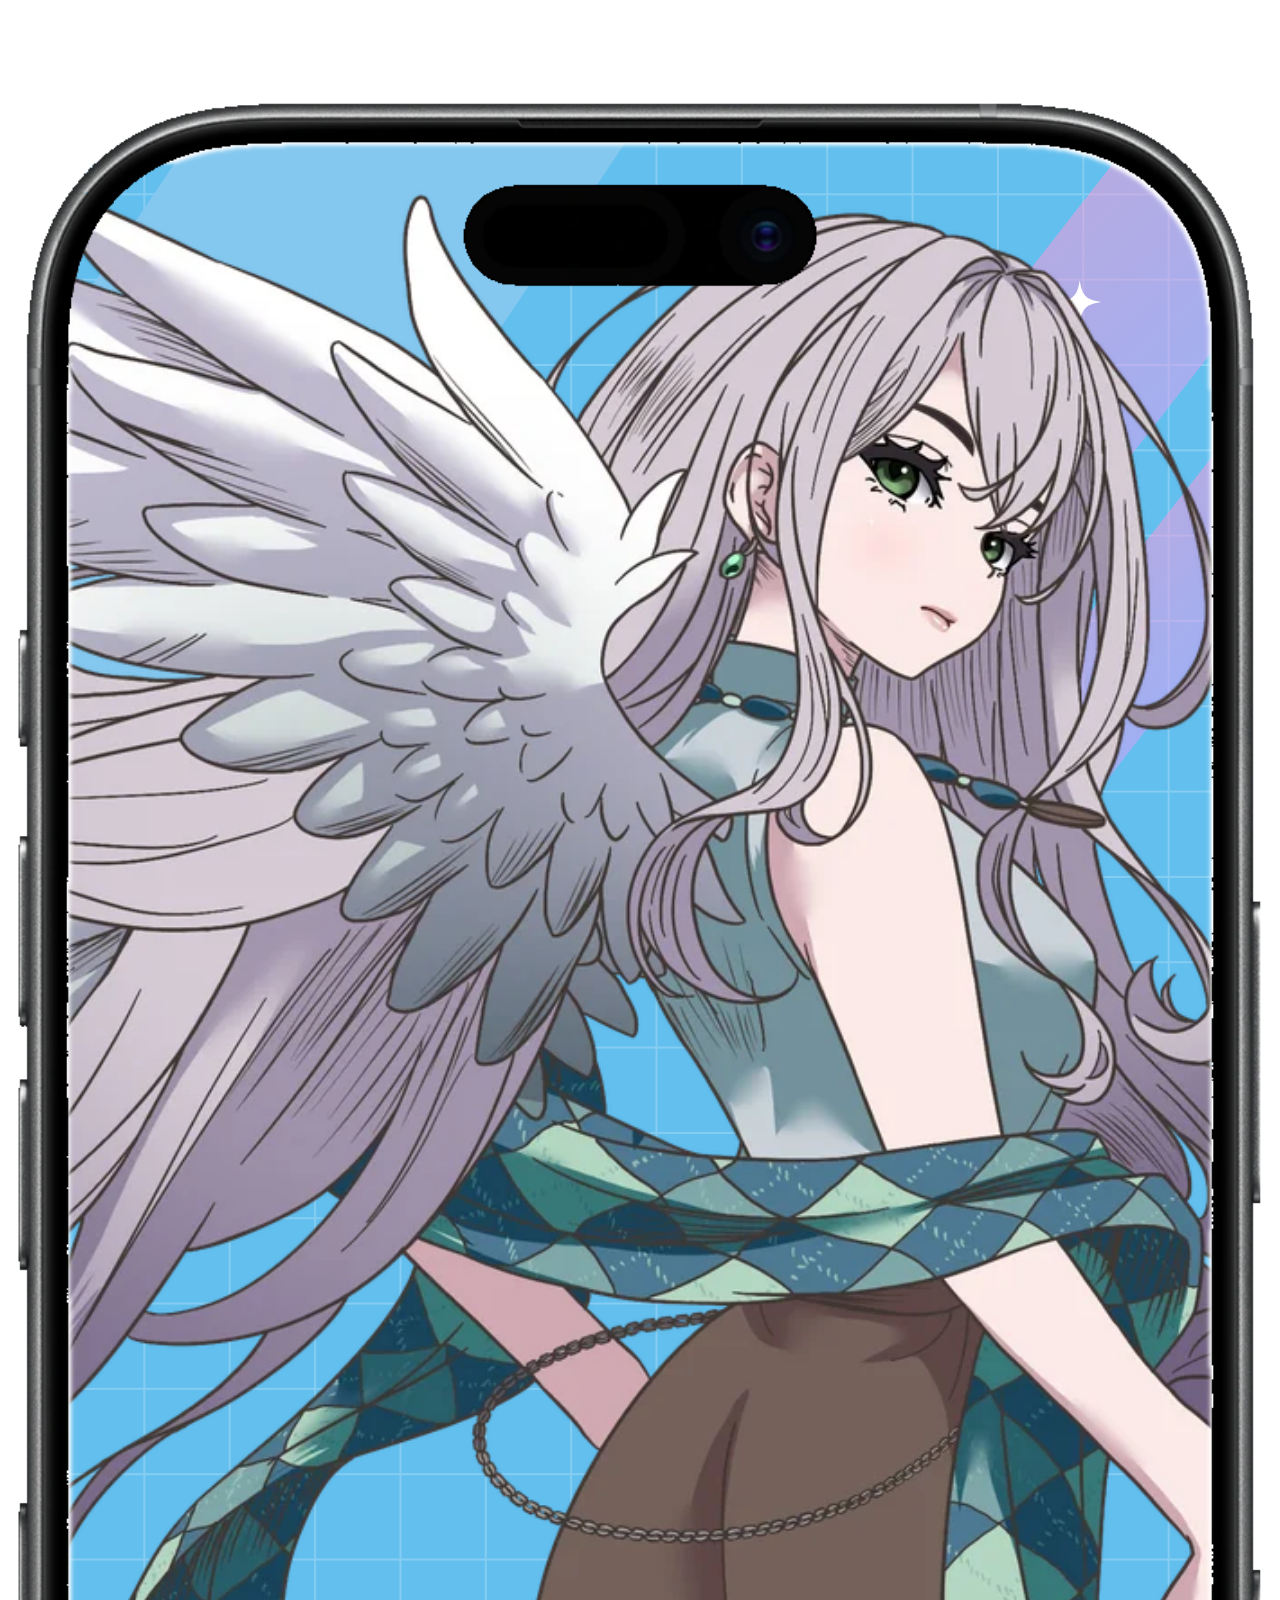
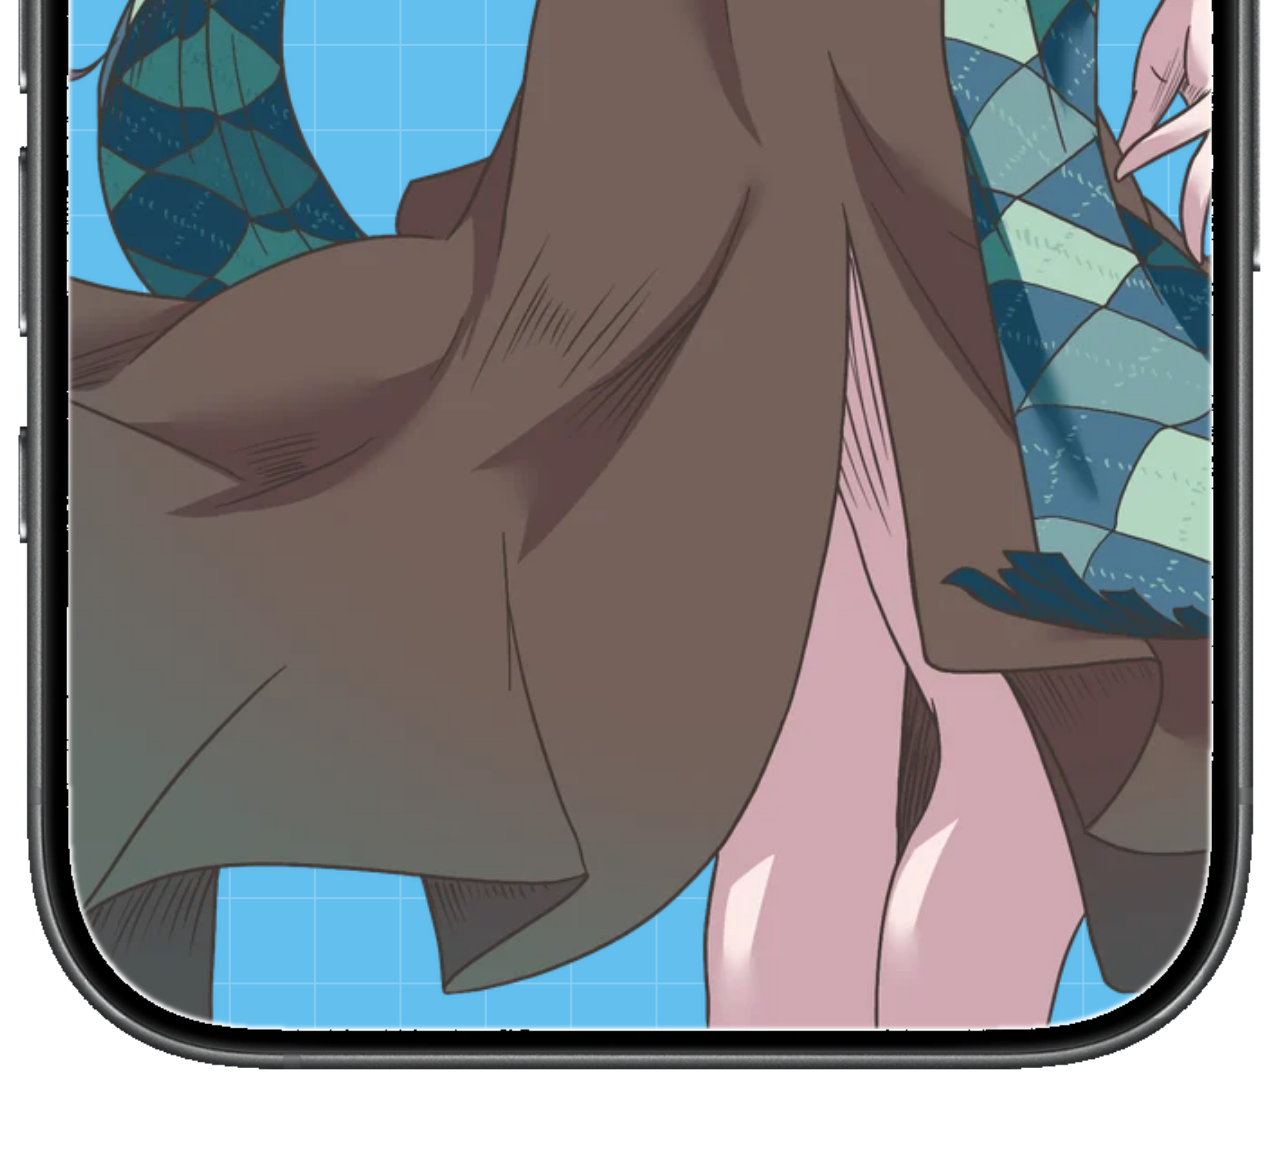
<file: embed/rank-slider.html>
<!doctype html>
<html lang="ja">
<head>
<meta charset="utf-8">
<meta name="viewport" content="width=device-width,initial-scale=1">
<meta name="robots" content="noindex">
<title>ランク入りキャスト自動スライダー（確認用）</title>
</head>
<body>
<!-- 確認用ページ。STUDIO に貼るのは studio_rank_slider_snippet.html と同じ2行（下の div と script） -->
<div id="cast-fade-slider" style="position:relative;width:100%;aspect-ratio:9/19.5;overflow:hidden;line-height:0"></div>
<script src="rank-slider.js"></script>
</body>
</html>
</file>
